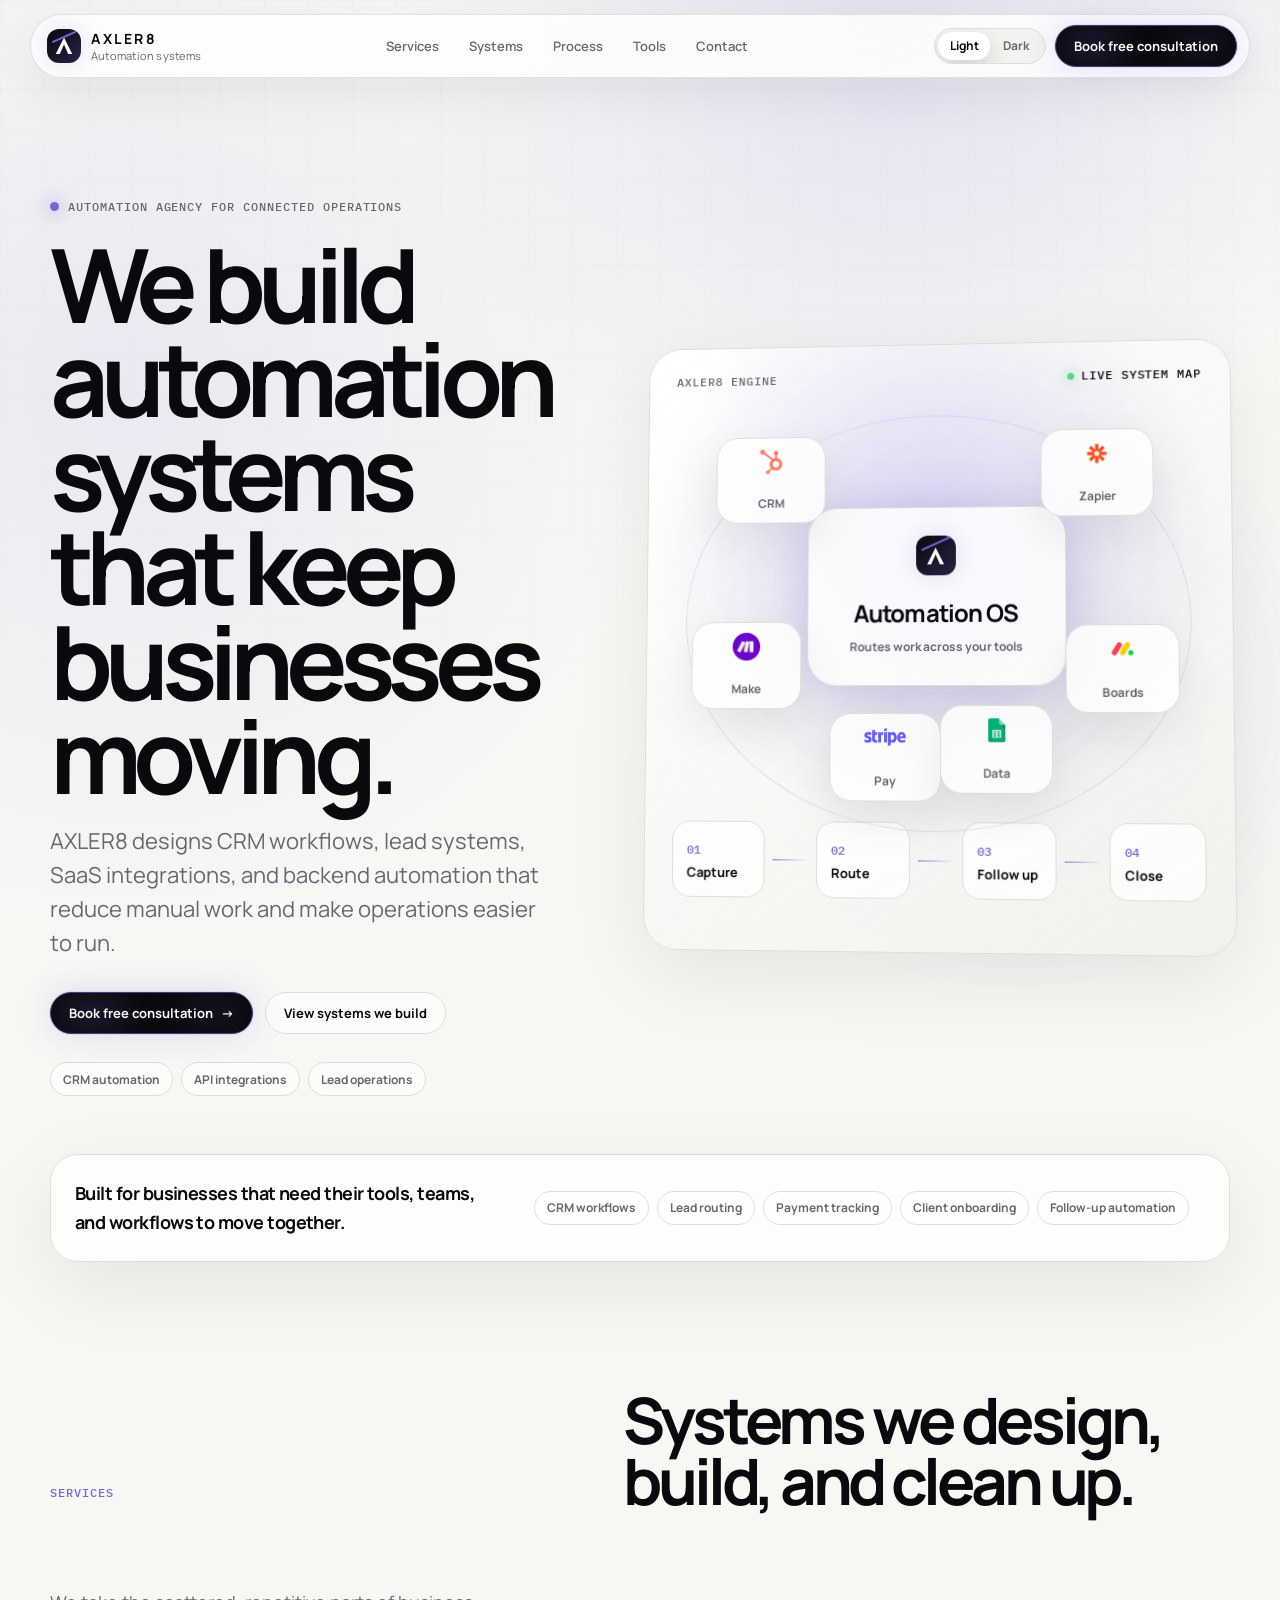
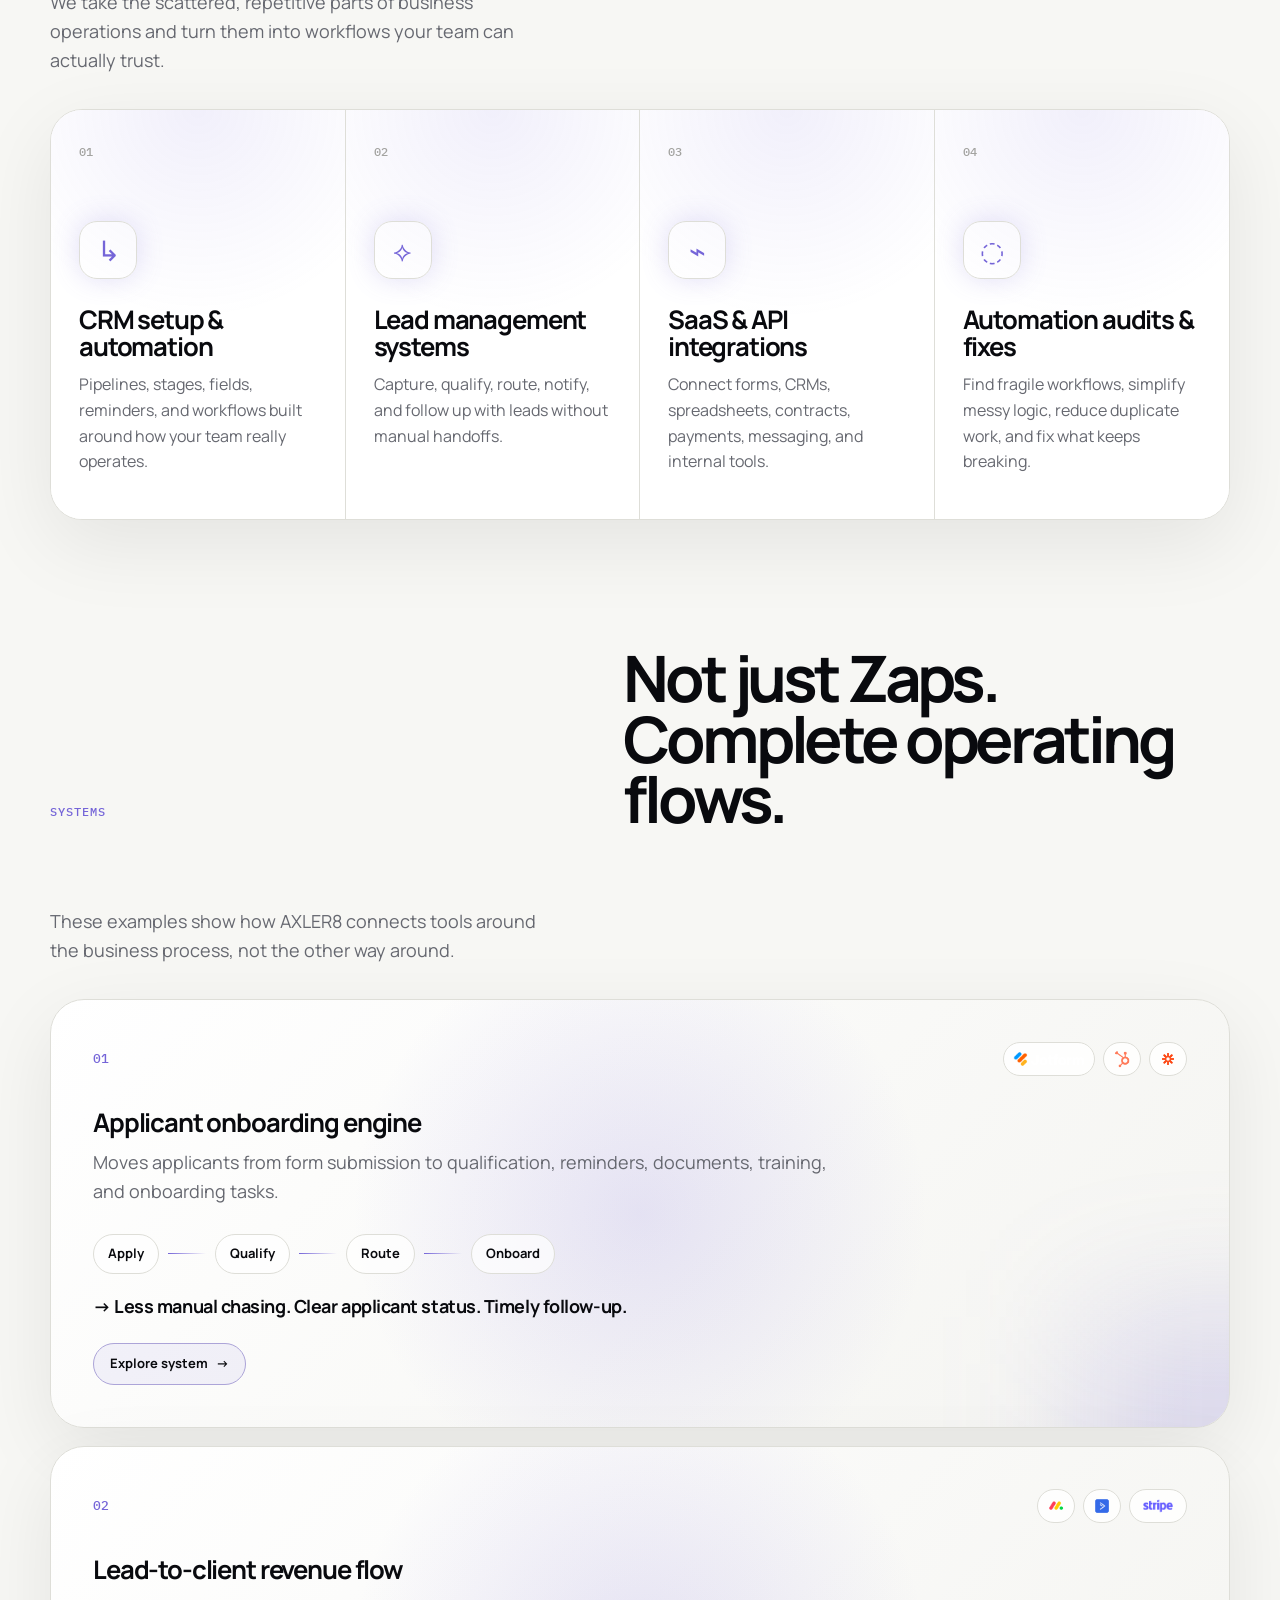
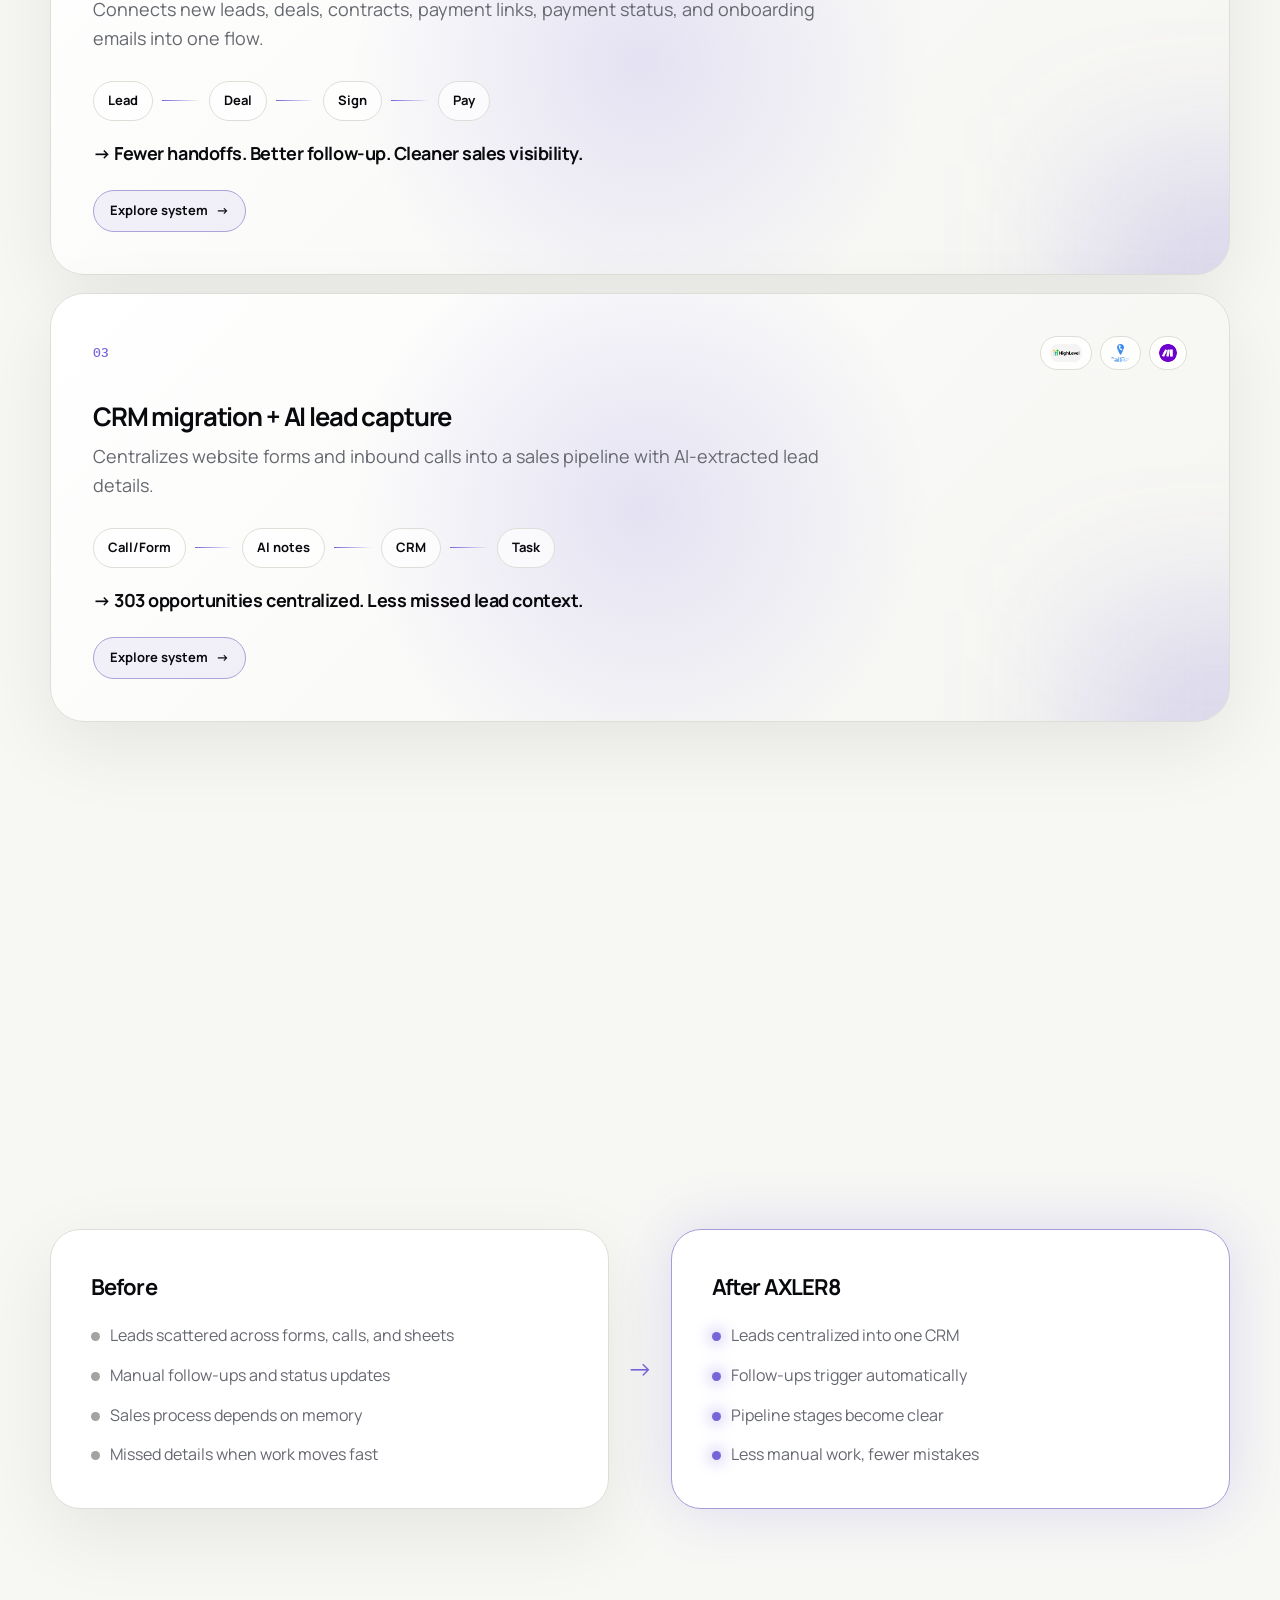
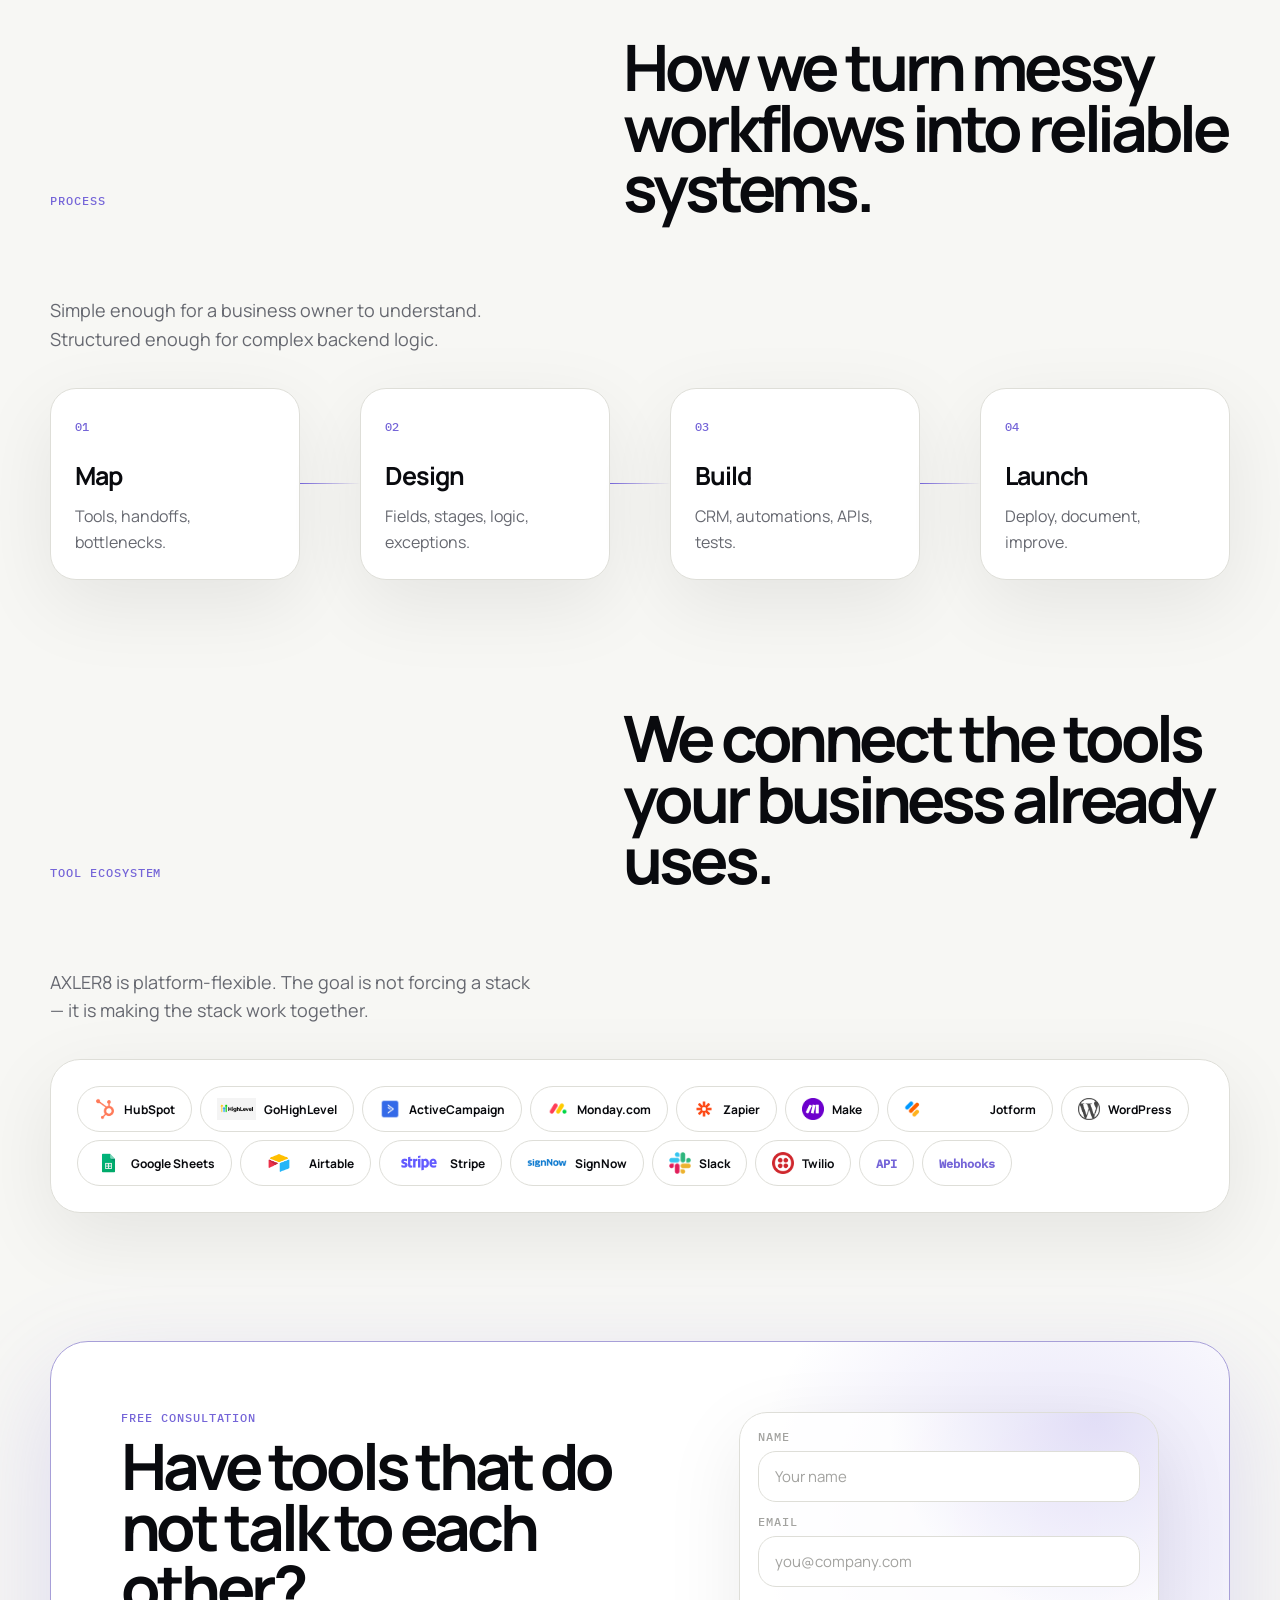
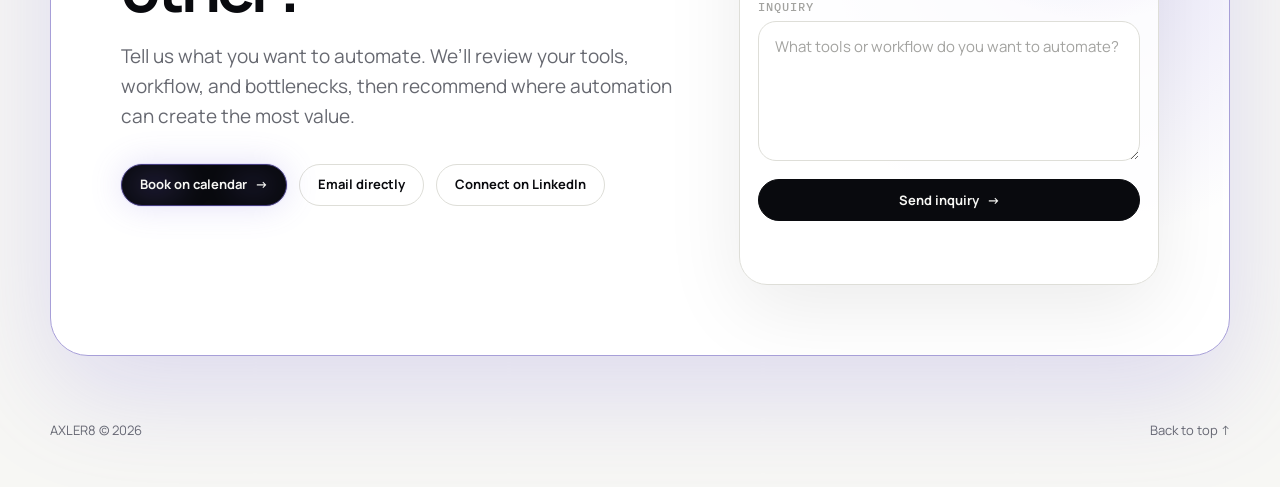
<file: index.html>
﻿<!doctype html>
<html lang="en" data-theme="dark">
  <head>
    <meta charset="UTF-8" />
    <meta name="viewport" content="width=device-width, initial-scale=1.0" />
    <meta
      name="description"
      content="AXLER8 builds CRM, automation, and integration systems that help businesses move faster with less manual work."
    />
    <meta name="theme-color" content="#07080b" />
    <meta property="og:type" content="website" />
    <meta property="og:title" content="AXLER8 — Automation Systems Agency" />
    <meta property="og:description" content="CRM systems, workflow automation, SaaS integrations, and operational systems built for businesses that want less manual work." />
    <title>AXLER8 — Automation Systems Agency</title>
    <link rel="icon" href="assets/favicon.svg" type="image/svg+xml" />
    <link rel="stylesheet" href="styles.css" />
    <script src="theme-init.js"></script>
  </head>
  <body>
    <div class="ambient" aria-hidden="true"></div>
    <div class="grain" aria-hidden="true"></div>

    <header class="site-header">
      <a class="brand" href="#top" aria-label="AXLER8 home">
        <span class="brand-mark" aria-hidden="true"><i></i></span>
        <span>
          <strong>AXLER8</strong>
          <small>Automation systems</small>
        </span>
      </a>

      <nav class="desktop-nav" aria-label="Primary navigation">
        <a href="#services">Services</a>
        <a href="#systems">Systems</a>
        <a href="#process">Process</a>
        <a href="#tools">Tools</a>
        <a href="#contact">Contact</a>
      </nav>

      <div class="header-actions">
        <button class="theme-toggle" type="button" aria-label="Switch to light theme" aria-pressed="true">
          <span class="theme-toggle-thumb" aria-hidden="true"></span>
          <span class="theme-option" aria-hidden="true">Light</span>
          <span class="theme-option" aria-hidden="true">Dark</span>
        </button>
        <a class="nav-cta booking-cta" href="booking.html">Book free consultation</a>
        <button class="menu-button" type="button" aria-label="Open menu" aria-expanded="false" aria-controls="mobile-menu">
          <span></span><span></span>
        </button>
      </div>

      <nav class="mobile-menu" id="mobile-menu" aria-label="Mobile navigation">
        <a href="#services">Services</a>
        <a href="#systems">Systems</a>
        <a href="#process">Process</a>
        <a href="#tools">Tools</a>
        <a href="booking.html">Book free consultation</a>
      </nav>
    </header>

    <main id="top">
      <section class="hero shell">
        <div class="hero-copy reveal">
          <p class="eyebrow"><span></span> Automation agency for connected operations</p>
          <h1>We build automation systems that keep businesses moving.</h1>
          <p class="hero-deck">
            AXLER8 designs CRM workflows, lead systems, SaaS integrations, and backend automation
            that reduce manual work and make operations easier to run.
          </p>
          <div class="hero-actions">
            <a class="primary-button booking-cta" href="booking.html">Book free consultation <span>→</span></a>
            <a class="secondary-button" href="#systems">View systems we build</a>
          </div>
          <div class="hero-proof" aria-label="Core capabilities">
            <span>CRM automation</span>
            <span>API integrations</span>
            <span>Lead operations</span>
          </div>
        </div>

        <div class="hero-system reveal" aria-label="AXLER8 automation engine diagram">
          <div class="system-panel">
            <div class="panel-top">
              <span>AXLER8 ENGINE</span>
              <b><i></i> live system map</b>
            </div>
            <div class="orbit">
              <div class="core-node">
                <span class="brand-mark mini" aria-hidden="true"><i></i></span>
                <strong>Automation OS</strong>
                <small>Routes work across your tools</small>
              </div>

              <div class="tool-node node-one"><img src="assets/logos/tools/hubspot-icon.png" alt="" /><span>CRM</span></div>
              <div class="tool-node node-two"><img src="assets/logos/tools/zapier-icon.png" alt="" /><span>Zapier</span></div>
              <div class="tool-node node-three"><img src="assets/logos/tools/make-icon.png" alt="" /><span>Make</span></div>
              <div class="tool-node node-four"><img src="assets/logos/tools/monday-icon.png" alt="" /><span>Boards</span></div>
              <div class="tool-node node-five"><img src="assets/logos/tools/stripe-wordmark.png" alt="" /><span>Pay</span></div>
              <div class="tool-node node-six"><img src="assets/logos/tools/google-sheets-icon.png" alt="" /><span>Data</span></div>
            </div>

            <div class="flow-strip" aria-label="Business automation path">
              <div><small>01</small><strong>Capture</strong></div>
              <span></span>
              <div><small>02</small><strong>Route</strong></div>
              <span></span>
              <div><small>03</small><strong>Follow up</strong></div>
              <span></span>
              <div><small>04</small><strong>Close</strong></div>
            </div>
          </div>
        </div>
      </section>

      <section class="proof-band shell reveal">
        <p>Built for businesses that need their tools, teams, and workflows to move together.</p>
        <div>
          <span>CRM workflows</span>
          <span>Lead routing</span>
          <span>Payment tracking</span>
          <span>Client onboarding</span>
          <span>Follow-up automation</span>
        </div>
      </section>

      <section class="section shell" id="services">
        <div class="section-heading reveal">
          <p>Services</p>
          <h2>Systems we design, build, and clean up.</h2>
          <span>We take the scattered, repetitive parts of business operations and turn them into workflows your team can actually trust.</span>
        </div>

        <div class="service-grid">
          <article class="service-card reveal">
            <small>01</small>
            <div class="service-icon">&#8627;</div>
            <h3>CRM setup & automation</h3>
            <p>Pipelines, stages, fields, reminders, and workflows built around how your team really operates.</p>
          </article>
          <article class="service-card reveal">
            <small>02</small>
            <div class="service-icon">&#10209;</div>
            <h3>Lead management systems</h3>
            <p>Capture, qualify, route, notify, and follow up with leads without manual handoffs.</p>
          </article>
          <article class="service-card reveal">
            <small>03</small>
            <div class="service-icon">&#8961;</div>
            <h3>SaaS & API integrations</h3>
            <p>Connect forms, CRMs, spreadsheets, contracts, payments, messaging, and internal tools.</p>
          </article>
          <article class="service-card reveal">
            <small>04</small>
            <div class="service-icon">&#9676;</div>
            <h3>Automation audits & fixes</h3>
            <p>Find fragile workflows, simplify messy logic, reduce duplicate work, and fix what keeps breaking.</p>
          </article>
        </div>
      </section>

      <section class="section shell" id="systems">
        <div class="section-heading reveal">
          <p>Systems</p>
          <h2>Not just Zaps. Complete operating flows.</h2>
          <span>These examples show how AXLER8 connects tools around the business process, not the other way around.</span>
        </div>

        <div class="systems-grid">
          <article class="system-card reveal">
            <div class="card-glow" aria-hidden="true"></div>
            <div class="system-card-head">
              <span>01</span>
              <div class="logo-row">
                <img src="assets/logos/tools/jotform-wordmark.png" alt="Jotform" />
                <img src="assets/logos/tools/hubspot-icon.png" alt="HubSpot" />
                <img src="assets/logos/tools/zapier-icon.png" alt="Zapier" />
              </div>
            </div>
            <h3>Applicant onboarding engine</h3>
            <p>Moves applicants from form submission to qualification, reminders, documents, training, and onboarding tasks.</p>
            <div class="mini-flow">
              <span>Apply</span><i></i><span>Qualify</span><i></i><span>Route</span><i></i><span>Onboard</span>
            </div>
            <div class="value-line">→ Less manual chasing. Clear applicant status. Timely follow-up.</div>
            <a class="system-card-link" href="projects/applicant-onboarding-engine.html">Explore system <span>→</span></a>
          </article>

          <article class="system-card reveal">
            <div class="card-glow" aria-hidden="true"></div>
            <div class="system-card-head">
              <span>02</span>
              <div class="logo-row">
                <img src="assets/logos/tools/monday-icon.png" alt="Monday.com" />
                <img src="assets/logos/tools/activecampaign-icon.png" alt="ActiveCampaign" />
                <img src="assets/logos/tools/stripe-wordmark.png" alt="Stripe" />
              </div>
            </div>
            <h3>Lead-to-client revenue flow</h3>
            <p>Connects new leads, deals, contracts, payment links, payment status, and onboarding emails into one flow.</p>
            <div class="mini-flow">
              <span>Lead</span><i></i><span>Deal</span><i></i><span>Sign</span><i></i><span>Pay</span>
            </div>
            <div class="value-line">→ Fewer handoffs. Better follow-up. Cleaner sales visibility.</div>
            <a class="system-card-link" href="projects/lead-to-client-revenue-flow.html">Explore system <span>→</span></a>
          </article>

          <article class="system-card reveal">
            <div class="card-glow" aria-hidden="true"></div>
            <div class="system-card-head">
              <span>03</span>
              <div class="logo-row">
                <img src="assets/logos/tools/gohighlevel-wordmark.jpg" alt="GoHighLevel" />
                <img src="assets/logos/tools/callrail-wordmark.png" alt="CallRail" />
                <img src="assets/logos/tools/make-icon.png" alt="Make" />
              </div>
            </div>
            <h3>CRM migration + AI lead capture</h3>
            <p>Centralizes website forms and inbound calls into a sales pipeline with AI-extracted lead details.</p>
            <div class="mini-flow">
              <span>Call/Form</span><i></i><span>AI notes</span><i></i><span>CRM</span><i></i><span>Task</span>
            </div>
            <div class="value-line">→ 303 opportunities centralized. Less missed lead context.</div>
            <a class="system-card-link" href="projects/crm-migration-ai-lead-capture.html">Explore system <span>→</span></a>
          </article>
        </div>
      </section>

      <section class="section shell before-after">
        <div class="section-heading reveal">
          <p>Operational value</p>
          <h2>From scattered admin to connected execution.</h2>
          <span>We make the process visible so the team knows what happened, what changed, and what needs to happen next.</span>
        </div>

        <div class="comparison reveal">
          <div class="compare-column">
            <strong>Before</strong>
            <ul>
              <li><span></span>Leads scattered across forms, calls, and sheets</li>
              <li><span></span>Manual follow-ups and status updates</li>
              <li><span></span>Sales process depends on memory</li>
              <li><span></span>Missed details when work moves fast</li>
            </ul>
          </div>
          <div class="compare-arrow" aria-hidden="true">→</div>
          <div class="compare-column after">
            <strong>After AXLER8</strong>
            <ul>
              <li><span></span>Leads centralized into one CRM</li>
              <li><span></span>Follow-ups trigger automatically</li>
              <li><span></span>Pipeline stages become clear</li>
              <li><span></span>Less manual work, fewer mistakes</li>
            </ul>
          </div>
        </div>
      </section>

      <section class="section shell" id="process">
        <div class="section-heading reveal">
          <p>Process</p>
          <h2>How we turn messy workflows into reliable systems.</h2>
          <span>Simple enough for a business owner to understand. Structured enough for complex backend logic.</span>
        </div>

        <div class="process-rail reveal">
          <div><small>01</small><strong>Map</strong><span>Tools, handoffs, bottlenecks.</span></div>
          <i></i>
          <div><small>02</small><strong>Design</strong><span>Fields, stages, logic, exceptions.</span></div>
          <i></i>
          <div><small>03</small><strong>Build</strong><span>CRM, automations, APIs, tests.</span></div>
          <i></i>
          <div><small>04</small><strong>Launch</strong><span>Deploy, document, improve.</span></div>
        </div>
      </section>

      <section class="section shell tools-section" id="tools">
        <div class="section-heading reveal">
          <p>Tool ecosystem</p>
          <h2>We connect the tools your business already uses.</h2>
          <span>AXLER8 is platform-flexible. The goal is not forcing a stack — it is making the stack work together.</span>
        </div>

        <div class="tool-cloud reveal">
          <span><img src="assets/logos/tools/hubspot-icon.png" alt="" />HubSpot</span>
          <span><img src="assets/logos/tools/gohighlevel-wordmark.jpg" alt="" />GoHighLevel</span>
          <span><img src="assets/logos/tools/activecampaign-icon.png" alt="" />ActiveCampaign</span>
          <span><img src="assets/logos/tools/monday-icon.png" alt="" />Monday.com</span>
          <span><img src="assets/logos/tools/zapier-icon.png" alt="" />Zapier</span>
          <span><img src="assets/logos/tools/make-icon.png" alt="" />Make</span>
          <span><img src="assets/logos/tools/jotform-wordmark.png" alt="" />Jotform</span>
          <span><img src="assets/logos/tools/wordpress-icon.png" alt="" />WordPress</span>
          <span><img src="assets/logos/tools/google-sheets-icon.png" alt="" />Google Sheets</span>
          <span><img src="assets/logos/tools/airtable-icon.png" alt="" />Airtable</span>
          <span><img src="assets/logos/tools/stripe-wordmark.png" alt="" />Stripe</span>
          <span><img src="assets/logos/tools/signnow-wordmark.png" alt="" />SignNow</span>
          <span><img src="assets/logos/tools/slack-icon.png" alt="" />Slack</span>
          <span><img src="assets/logos/tools/twilio-icon.png" alt="" />Twilio</span>
          <span class="api-pill">API</span>
          <span class="api-pill">Webhooks</span>
        </div>
      </section>

      <section class="contact-section shell" id="contact">
        <div class="contact-panel reveal">
          <div class="contact-layout">
            <div class="contact-copy">
              <p>Free consultation</p>
              <h2>Have tools that do not talk to each other?</h2>
              <span>
                Tell us what you want to automate. We’ll review your tools, workflow, and bottlenecks, then recommend where automation can create the most value.
              </span>
              <div class="contact-actions">
                <a class="primary-button booking-cta" href="booking.html">Book on calendar <span>→</span></a>
                <a class="secondary-button" href="mailto:cjgomba1003@gmail.com?subject=AXLER8%20Free%20Consultation">Email directly</a>
                <a class="secondary-button" href="https://www.linkedin.com/in/cj-gomba-693551203/" target="_blank" rel="noopener noreferrer">Connect on LinkedIn</a>
              </div>
            </div>

            <form class="contact-form" action="https://formsubmit.co/cjgomba1003@gmail.com" method="POST" data-contact-form>
              <input type="hidden" name="_subject" value="New Contact - AXLER8" />
              <input type="hidden" name="_template" value="table" />
              <input type="hidden" name="_captcha" value="false" />
              <input class="form-honey" type="text" name="_honey" tabindex="-1" autocomplete="off" />

              <label>
                <span>Name</span>
                <input type="text" name="Name" placeholder="Your name" autocomplete="name" required />
              </label>

              <label>
                <span>Email</span>
                <input type="email" name="Email" placeholder="you@company.com" autocomplete="email" required />
              </label>

              <label>
                <span>Inquiry</span>
                <textarea name="Inquiry" rows="5" placeholder="What tools or workflow do you want to automate?" required></textarea>
              </label>

              <button class="primary-button" type="submit">Send inquiry <span>→</span></button>
              <p class="form-status" role="status" aria-live="polite"></p>
            </form>
          </div>
        </div>
      </section>
    </main>

    <footer class="site-footer shell">
      <span>AXLER8 © 2026</span>
      <a href="#top">Back to top ↑</a>
    </footer>

    <script src="script.js"></script>
  </body>
</html>
</file>
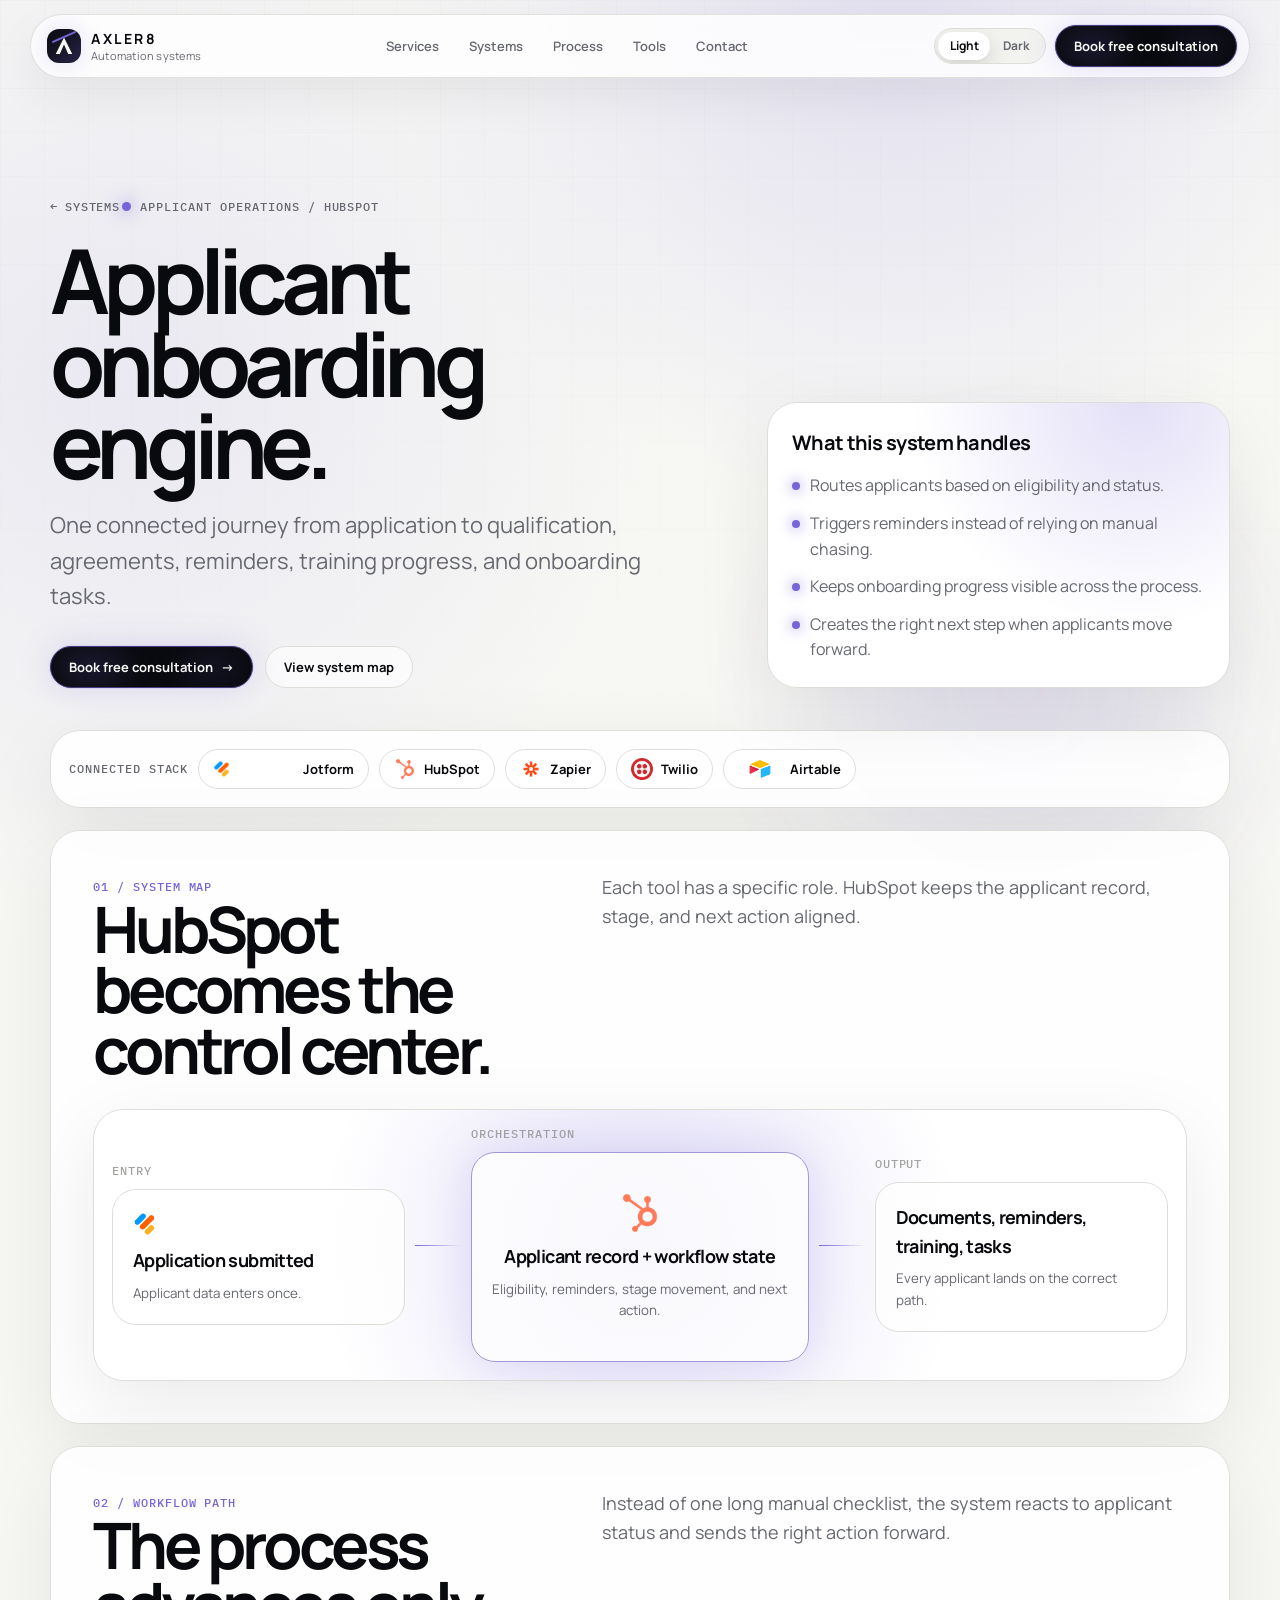
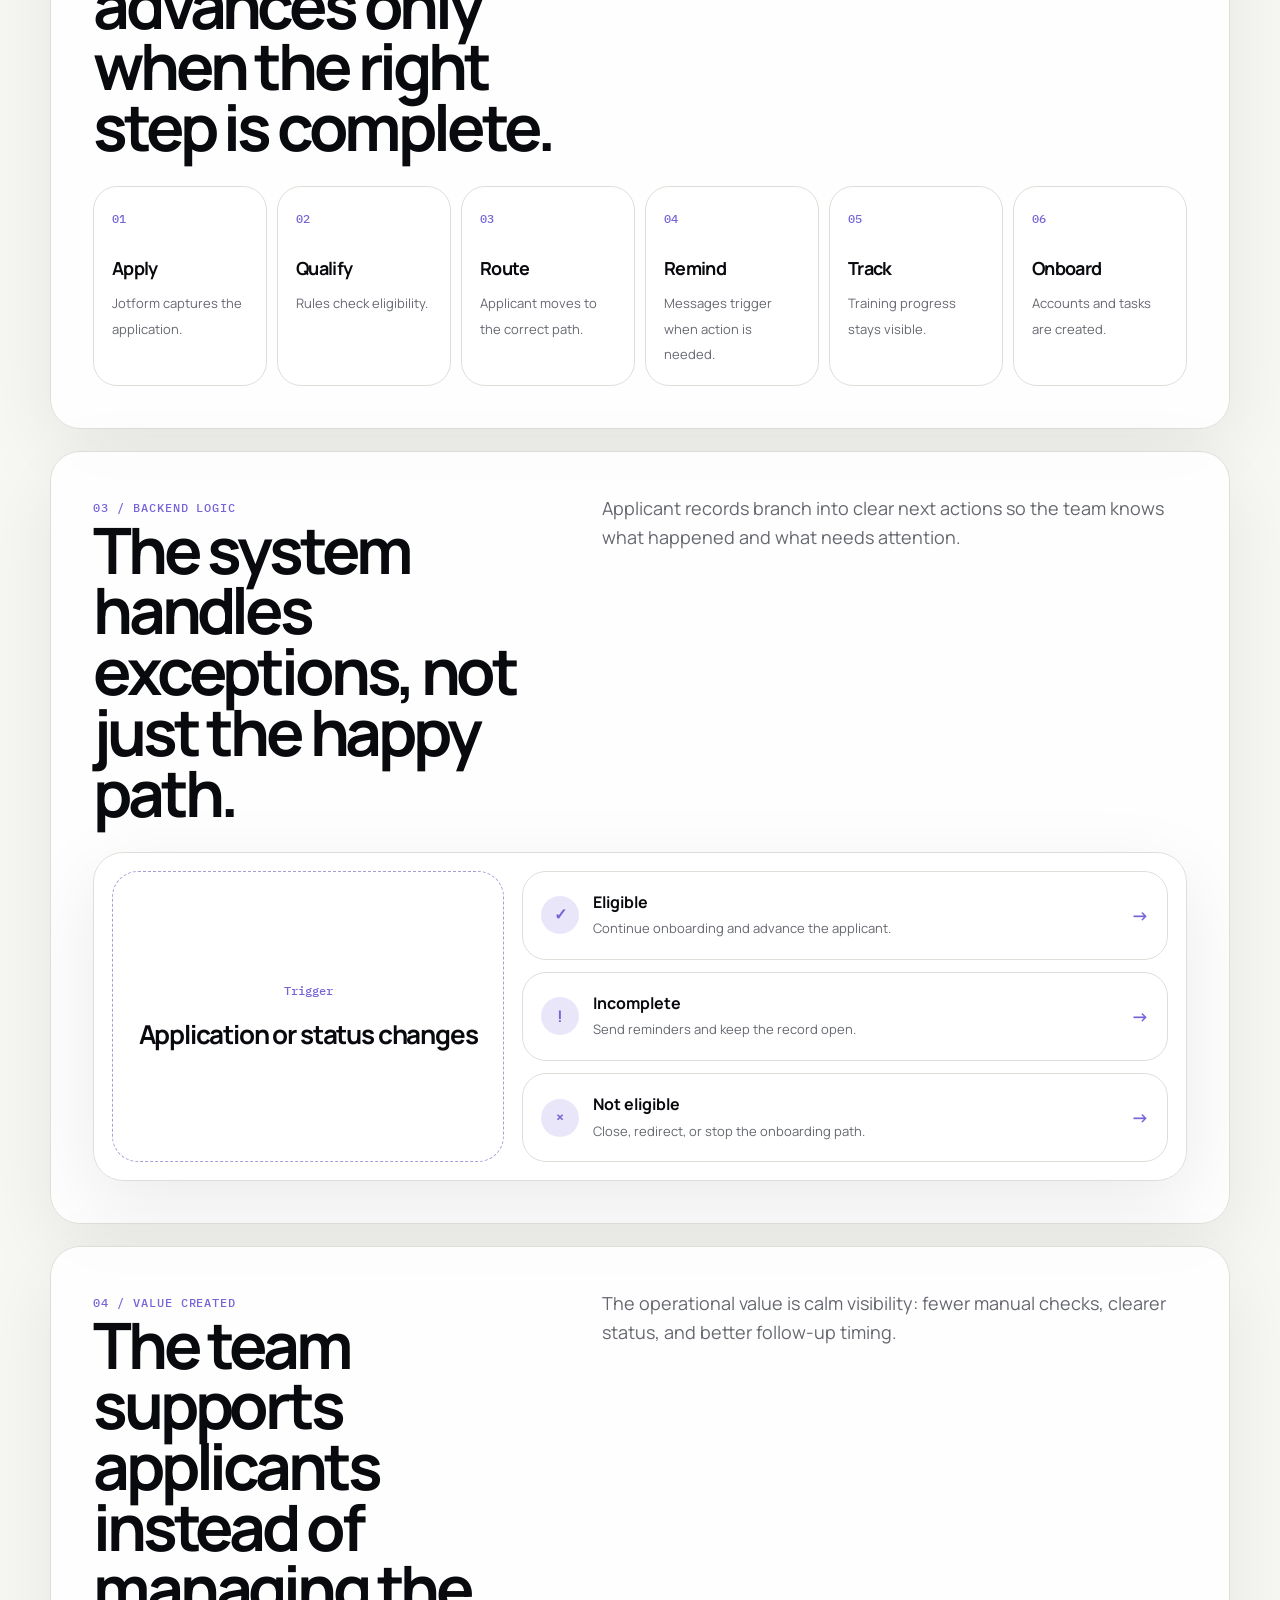
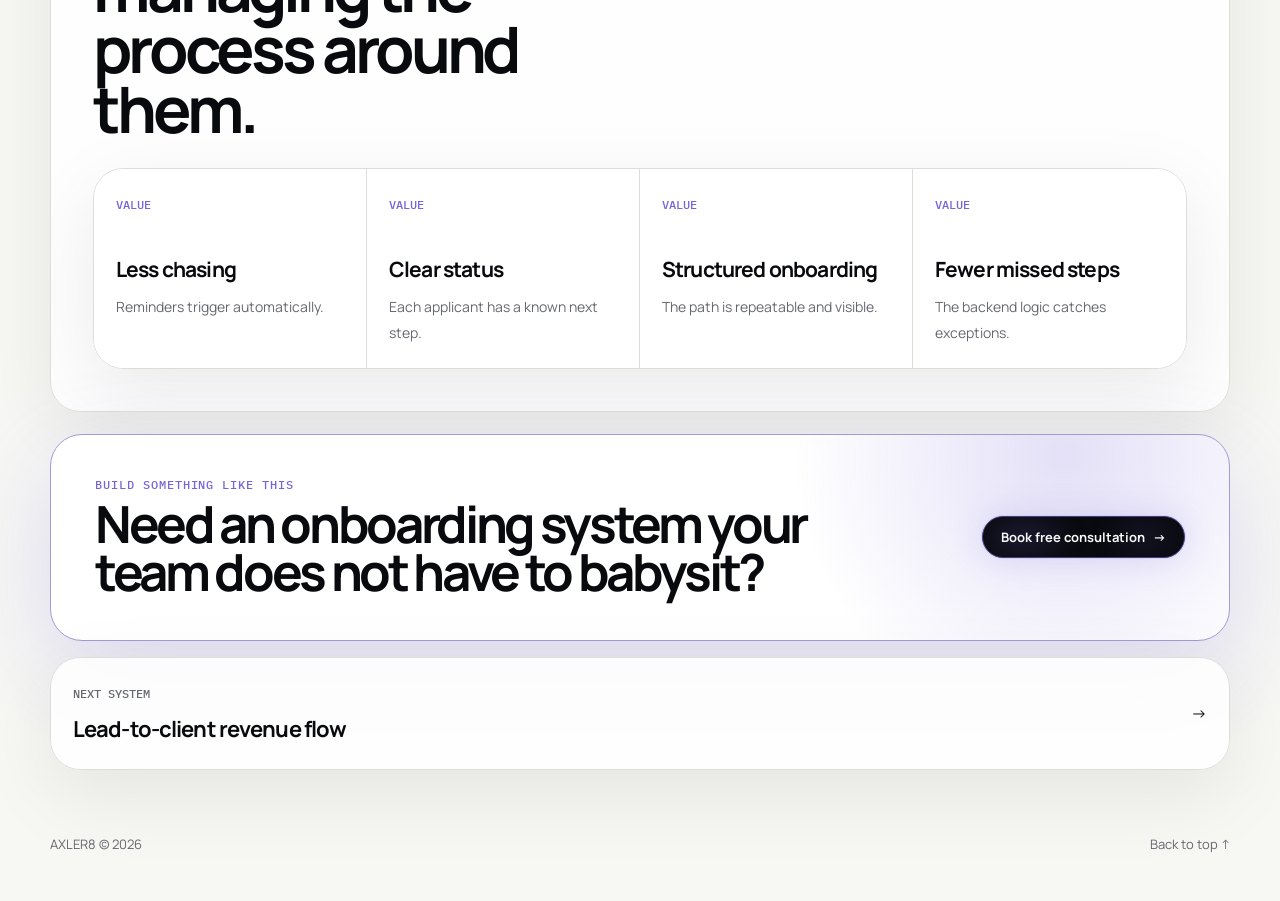
<file: projects/applicant-onboarding-engine.html>
﻿<!doctype html>
<html lang="en" data-theme="dark">
  <head>
    <meta charset="UTF-8" />
    <meta name="viewport" content="width=device-width, initial-scale=1.0" />
    <meta name="description" content="AXLER8 system page for a HubSpot applicant onboarding automation connecting Jotform, HubSpot, Zapier, Twilio, Airtable, and document workflows." />
    <meta name="theme-color" content="#07080b" />
    <title>Applicant Onboarding Engine — AXLER8</title>
    <link rel="icon" href="../assets/favicon.svg" type="image/svg+xml" />
    <link rel="stylesheet" href="../styles.css" />
    <script src="../theme-init.js"></script>
  </head>
  <body class="project-page">
    <div class="ambient" aria-hidden="true"></div>
    <div class="grain" aria-hidden="true"></div>

    <header class="site-header">
      <a class="brand" href="../index.html" aria-label="AXLER8 home"><span class="brand-mark" aria-hidden="true"><i></i></span><span><strong>AXLER8</strong><small>Automation systems</small></span></a>
      <nav class="desktop-nav" aria-label="Primary navigation"><a href="../index.html#services">Services</a><a href="../index.html#systems">Systems</a><a href="../index.html#process">Process</a><a href="../index.html#tools">Tools</a><a href="../index.html#contact">Contact</a></nav>
      <div class="header-actions"><button class="theme-toggle" type="button" aria-label="Switch to light theme" aria-pressed="true"><span class="theme-toggle-thumb" aria-hidden="true"></span><span class="theme-option" aria-hidden="true">Light</span><span class="theme-option" aria-hidden="true">Dark</span></button><a class="nav-cta booking-cta" href="../booking.html">Book free consultation</a><button class="menu-button" type="button" aria-label="Open menu" aria-expanded="false" aria-controls="mobile-menu"><span></span><span></span></button></div>
      <nav class="mobile-menu" id="mobile-menu" aria-label="Mobile navigation"><a href="../index.html#services">Services</a><a href="../index.html#systems">Systems</a><a href="../index.html#process">Process</a><a href="../index.html#tools">Tools</a><a href="../booking.html">Book free consultation</a></nav>
    </header>

    <main class="project-main" id="top">
      <section class="project-hero shell">
        <div class="project-hero-copy reveal">
          <a class="project-back" href="../index.html#systems">&larr; Systems</a>
          <p class="eyebrow"><span></span> Applicant operations / HubSpot</p>
          <h1>Applicant onboarding engine.</h1>
          <p>One connected journey from application to qualification, agreements, reminders, training progress, and onboarding tasks.</p>
          <div class="hero-actions"><a class="primary-button booking-cta" href="../booking.html">Book free consultation <span>→</span></a><a class="secondary-button" href="#architecture">View system map</a></div>
        </div>
        <aside class="project-summary-card reveal">
          <strong>What this system handles</strong>
          <ul>
            <li>Routes applicants based on eligibility and status.</li>
            <li>Triggers reminders instead of relying on manual chasing.</li>
            <li>Keeps onboarding progress visible across the process.</li>
            <li>Creates the right next step when applicants move forward.</li>
          </ul>
        </aside>
      </section>

      <section class="stack-ribbon shell reveal" aria-label="Tools used">
        <span>Connected stack</span>
        <div><img src="../assets/logos/tools/jotform-wordmark.png" alt="" />Jotform</div>
        <div><img src="../assets/logos/tools/hubspot-icon.png" alt="" />HubSpot</div>
        <div><img src="../assets/logos/tools/zapier-icon.png" alt="" />Zapier</div>
        <div><img src="../assets/logos/tools/twilio-icon.png" alt="" />Twilio</div>
        <div><img src="../assets/logos/tools/airtable-icon.png" alt="" />Airtable</div>
      </section>

      <section class="project-section shell reveal" id="architecture">
        <div class="project-section-head"><div><span>01 / System map</span><h2>HubSpot becomes the control center.</h2></div><p>Each tool has a specific role. HubSpot keeps the applicant record, stage, and next action aligned.</p></div>
        <div class="architecture-map">
          <div class="arch-column"><span class="arch-label">Entry</span><div class="arch-node"><img src="../assets/logos/tools/jotform-wordmark.png" alt="" /><strong>Application submitted</strong><small>Applicant data enters once.</small></div></div>
          <div class="arch-connector"></div>
          <div class="arch-column"><span class="arch-label">Orchestration</span><div class="arch-node is-core"><img src="../assets/logos/tools/hubspot-icon.png" alt="" /><strong>Applicant record + workflow state</strong><small>Eligibility, reminders, stage movement, and next action.</small></div></div>
          <div class="arch-connector"></div>
          <div class="arch-column"><span class="arch-label">Output</span><div class="arch-node"><strong>Documents, reminders, training, tasks</strong><small>Every applicant lands on the correct path.</small></div></div>
        </div>
      </section>

      <section class="project-section shell reveal">
        <div class="project-section-head"><div><span>02 / Workflow path</span><h2>The process advances only when the right step is complete.</h2></div><p>Instead of one long manual checklist, the system reacts to applicant status and sends the right action forward.</p></div>
        <div class="workflow-path">
          <article class="workflow-step"><small>01</small><strong>Apply</strong><span>Jotform captures the application.</span></article>
          <article class="workflow-step"><small>02</small><strong>Qualify</strong><span>Rules check eligibility.</span></article>
          <article class="workflow-step"><small>03</small><strong>Route</strong><span>Applicant moves to the correct path.</span></article>
          <article class="workflow-step"><small>04</small><strong>Remind</strong><span>Messages trigger when action is needed.</span></article>
          <article class="workflow-step"><small>05</small><strong>Track</strong><span>Training progress stays visible.</span></article>
          <article class="workflow-step"><small>06</small><strong>Onboard</strong><span>Accounts and tasks are created.</span></article>
        </div>
      </section>

      <section class="project-section shell reveal">
        <div class="project-section-head"><div><span>03 / Backend logic</span><h2>The system handles exceptions, not just the happy path.</h2></div><p>Applicant records branch into clear next actions so the team knows what happened and what needs attention.</p></div>
        <div class="logic-map">
          <div class="logic-trigger"><div><small>Trigger</small><strong>Application or status changes</strong></div></div>
          <div class="logic-routes">
            <div class="logic-node"><i>&#10003;</i><div><strong>Eligible</strong><span>Continue onboarding and advance the applicant.</span></div><b>→</b></div>
            <div class="logic-node"><i>!</i><div><strong>Incomplete</strong><span>Send reminders and keep the record open.</span></div><b>→</b></div>
            <div class="logic-node"><i>&times;</i><div><strong>Not eligible</strong><span>Close, redirect, or stop the onboarding path.</span></div><b>→</b></div>
          </div>
        </div>
      </section>

      <section class="project-section shell reveal">
        <div class="project-section-head"><div><span>04 / Value created</span><h2>The team supports applicants instead of managing the process around them.</h2></div><p>The operational value is calm visibility: fewer manual checks, clearer status, and better follow-up timing.</p></div>
        <div class="impact-grid">
          <article class="impact-card"><small>VALUE</small><strong>Less chasing</strong><span>Reminders trigger automatically.</span></article>
          <article class="impact-card"><small>VALUE</small><strong>Clear status</strong><span>Each applicant has a known next step.</span></article>
          <article class="impact-card"><small>VALUE</small><strong>Structured onboarding</strong><span>The path is repeatable and visible.</span></article>
          <article class="impact-card"><small>VALUE</small><strong>Fewer missed steps</strong><span>The backend logic catches exceptions.</span></article>
        </div>
      </section>

      <section class="project-cta shell reveal"><div><p>Build something like this</p><h2>Need an onboarding system your team does not have to babysit?</h2></div><a class="primary-button booking-cta" href="../booking.html">Book free consultation <span>→</span></a></section>
      <a class="next-system-card shell reveal" href="lead-to-client-revenue-flow.html"><div><small>Next system</small><strong>Lead-to-client revenue flow</strong></div><span>→</span></a>
    </main>

    <footer class="site-footer shell"><span>AXLER8 © 2026</span><a href="#top">Back to top ↑</a></footer>
    <script src="../script.js"></script>
  </body>
</html>
</file>
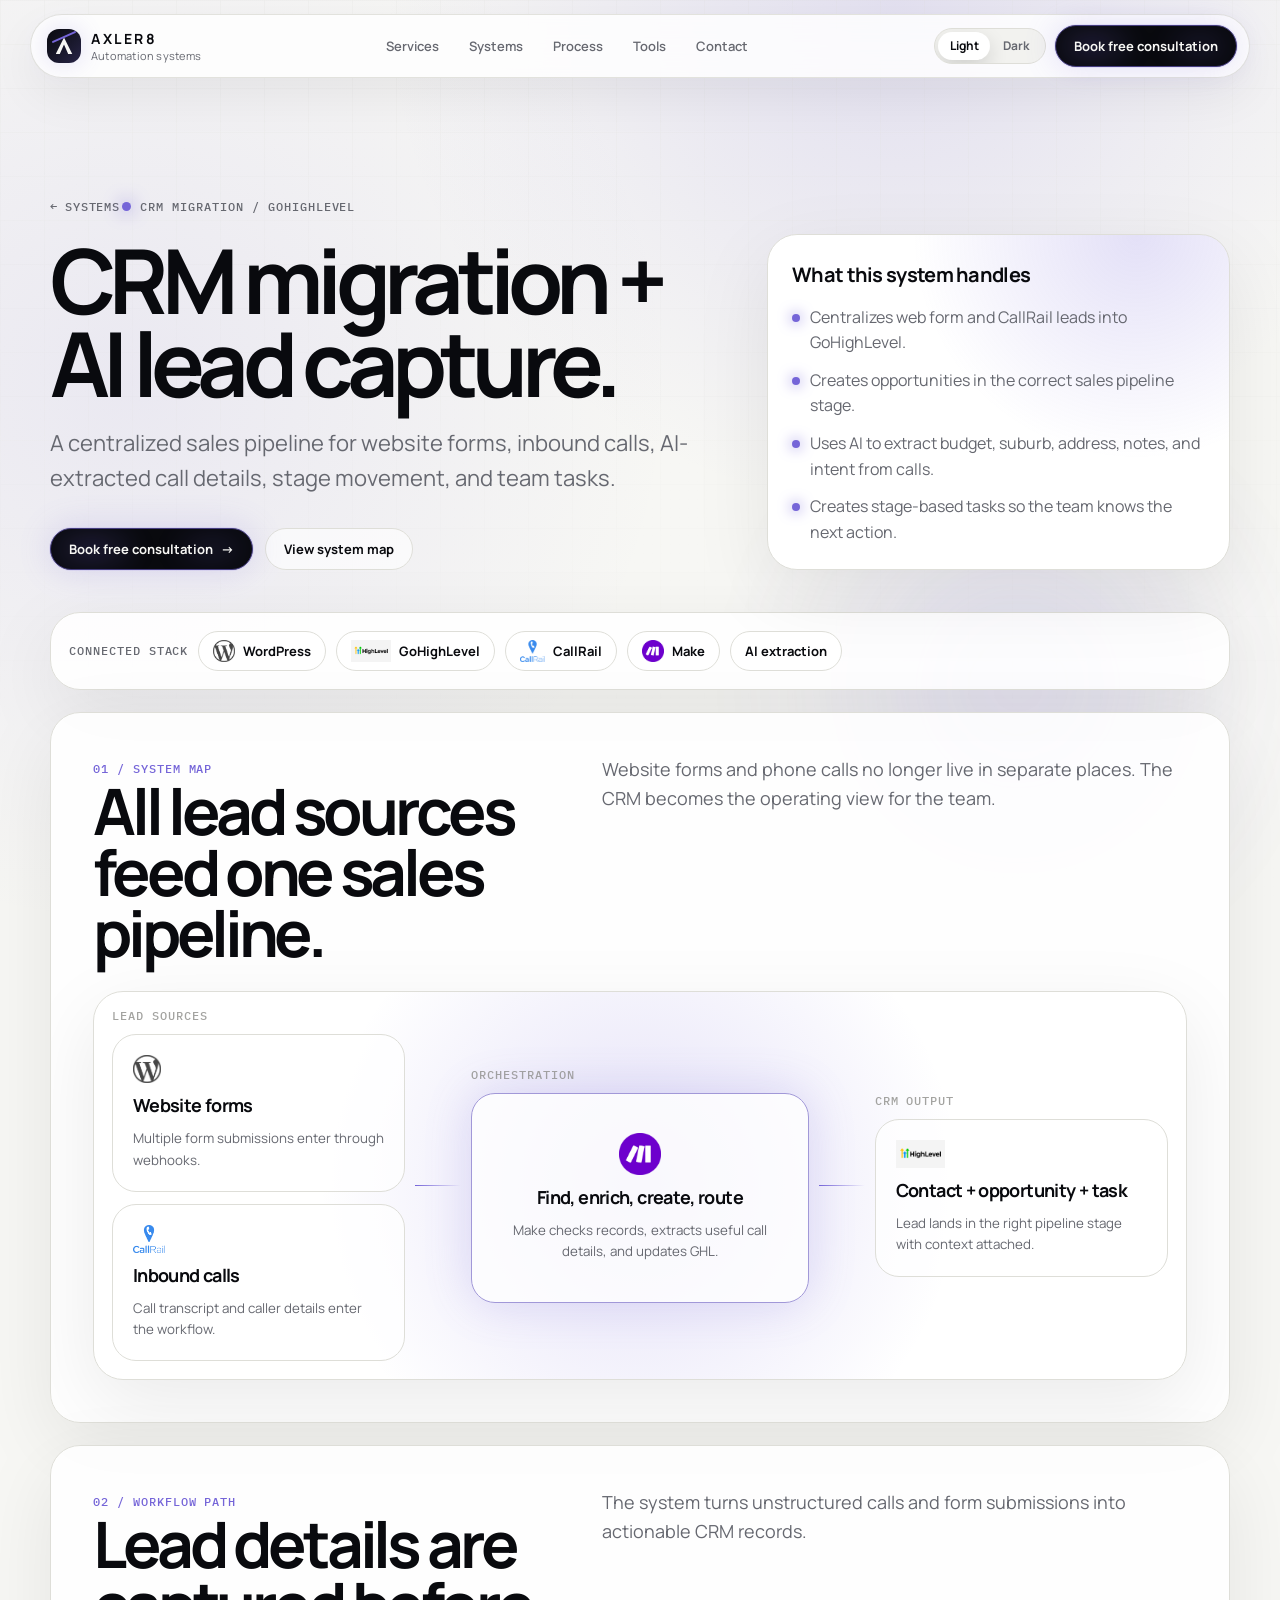
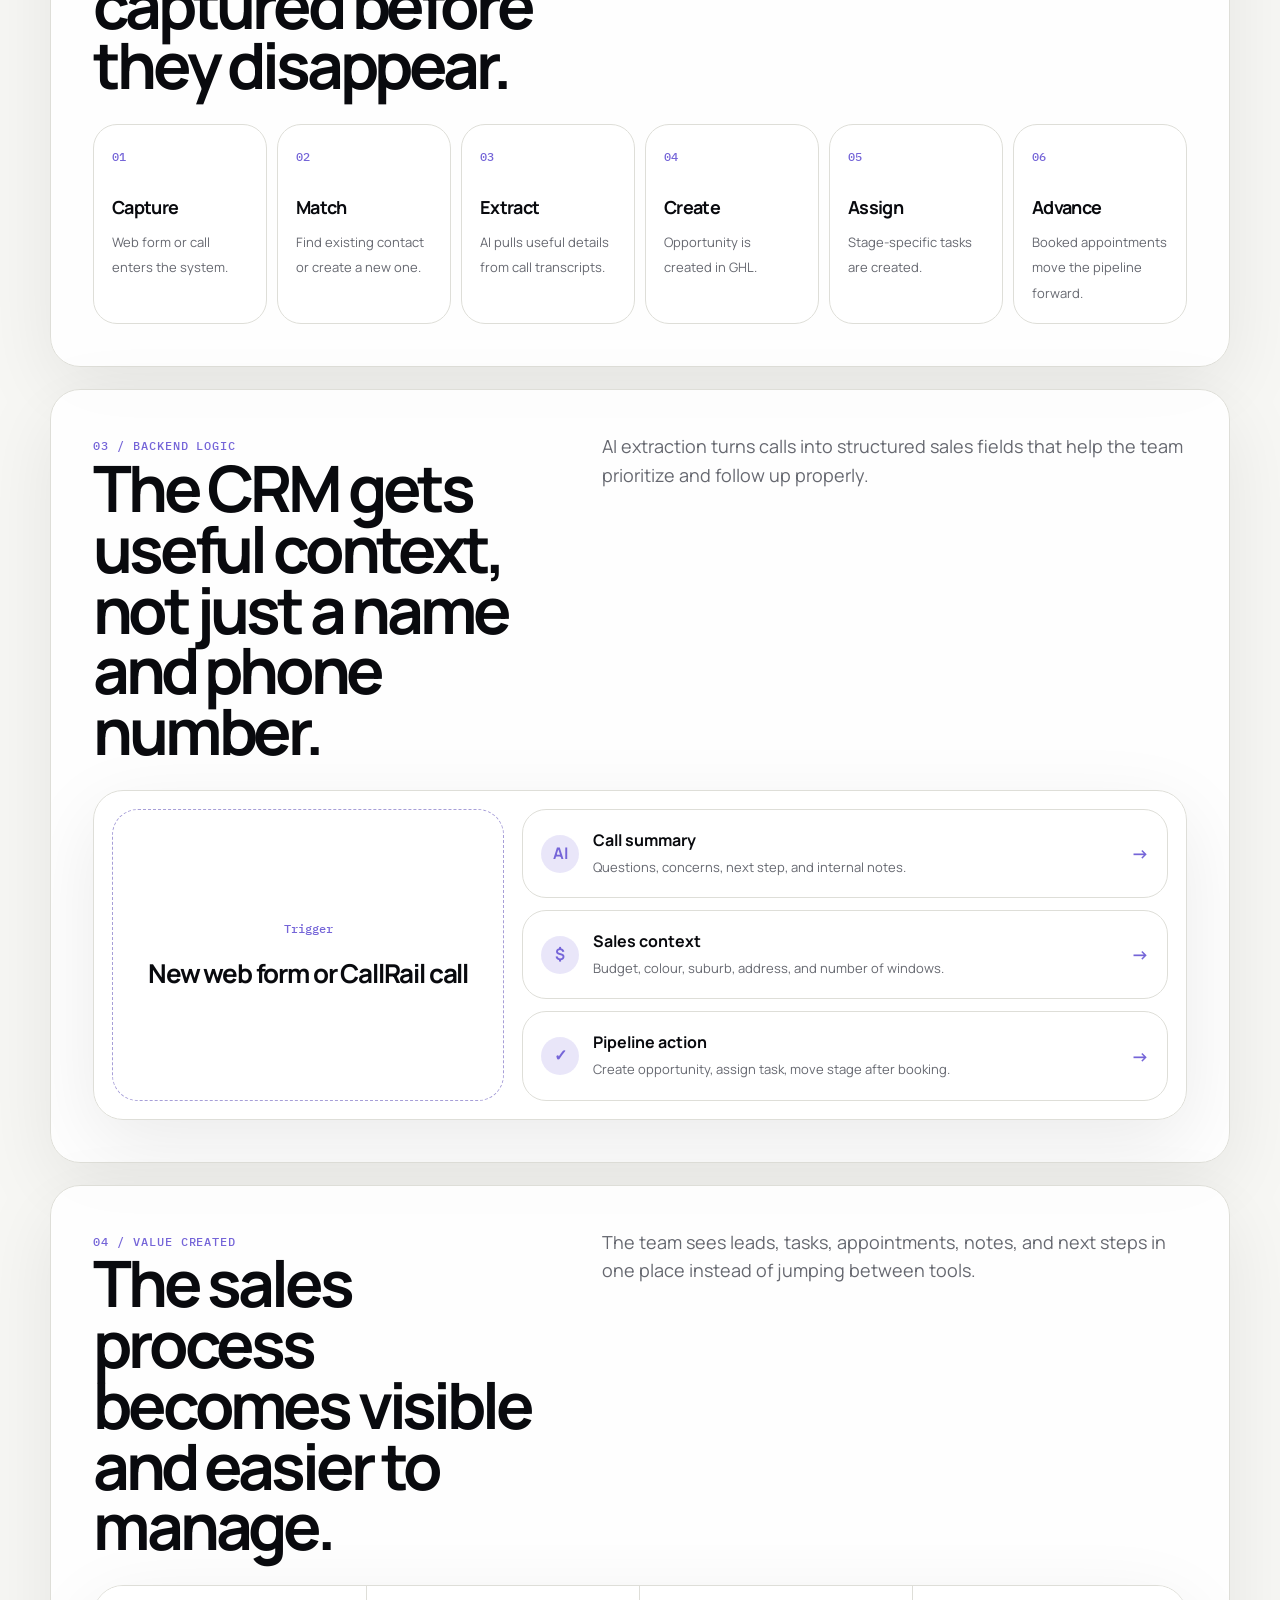
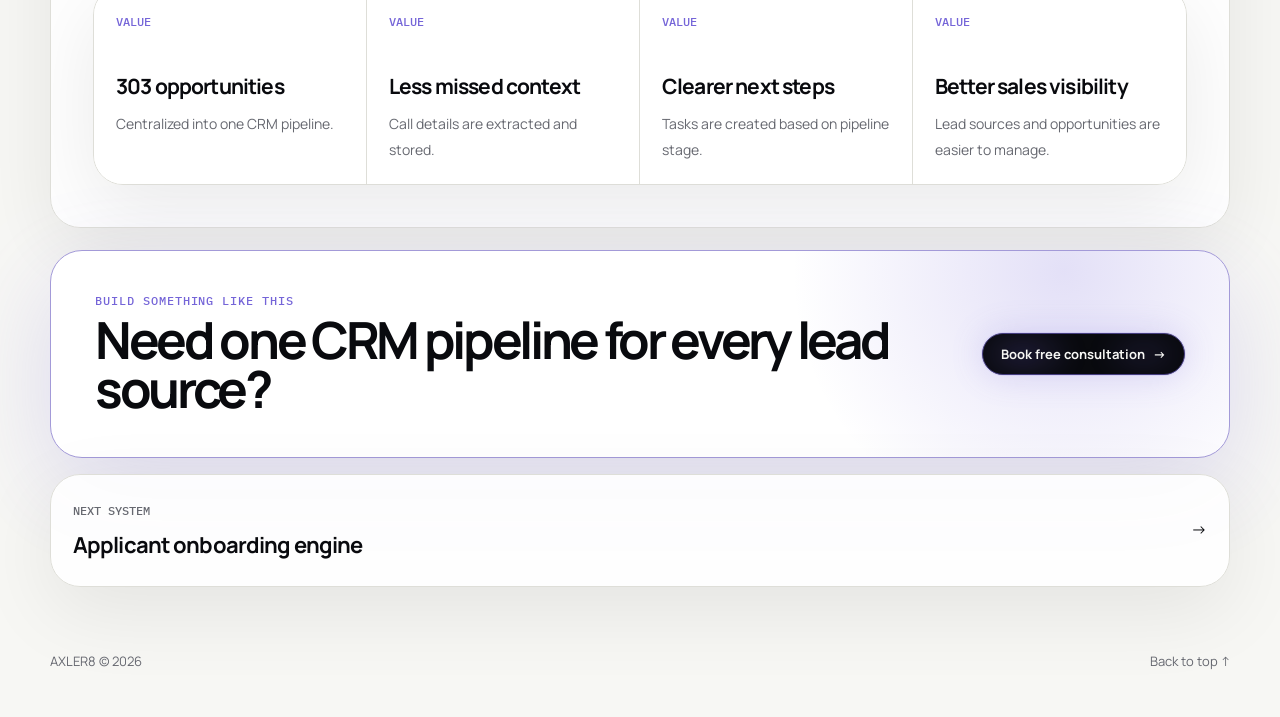
<file: projects/crm-migration-ai-lead-capture.html>
﻿<!doctype html>
<html lang="en" data-theme="dark">
  <head>
    <meta charset="UTF-8" />
    <meta name="viewport" content="width=device-width, initial-scale=1.0" />
    <meta name="description" content="AXLER8 system page for a GoHighLevel CRM migration and AI lead capture system connecting WordPress forms, CallRail, Make, and GHL workflows." />
    <meta name="theme-color" content="#07080b" />
    <title>CRM Migration + AI Lead Capture — AXLER8</title>
    <link rel="icon" href="../assets/favicon.svg" type="image/svg+xml" />
    <link rel="stylesheet" href="../styles.css" />
    <script src="../theme-init.js"></script>
  </head>
  <body class="project-page">
    <div class="ambient" aria-hidden="true"></div>
    <div class="grain" aria-hidden="true"></div>

    <header class="site-header">
      <a class="brand" href="../index.html" aria-label="AXLER8 home"><span class="brand-mark" aria-hidden="true"><i></i></span><span><strong>AXLER8</strong><small>Automation systems</small></span></a>
      <nav class="desktop-nav" aria-label="Primary navigation"><a href="../index.html#services">Services</a><a href="../index.html#systems">Systems</a><a href="../index.html#process">Process</a><a href="../index.html#tools">Tools</a><a href="../index.html#contact">Contact</a></nav>
      <div class="header-actions"><button class="theme-toggle" type="button" aria-label="Switch to light theme" aria-pressed="true"><span class="theme-toggle-thumb" aria-hidden="true"></span><span class="theme-option" aria-hidden="true">Light</span><span class="theme-option" aria-hidden="true">Dark</span></button><a class="nav-cta booking-cta" href="../booking.html">Book free consultation</a><button class="menu-button" type="button" aria-label="Open menu" aria-expanded="false" aria-controls="mobile-menu"><span></span><span></span></button></div>
      <nav class="mobile-menu" id="mobile-menu" aria-label="Mobile navigation"><a href="../index.html#services">Services</a><a href="../index.html#systems">Systems</a><a href="../index.html#process">Process</a><a href="../index.html#tools">Tools</a><a href="../booking.html">Book free consultation</a></nav>
    </header>

    <main class="project-main" id="top">
      <section class="project-hero shell">
        <div class="project-hero-copy reveal">
          <a class="project-back" href="../index.html#systems">&larr; Systems</a>
          <p class="eyebrow"><span></span> CRM migration / GoHighLevel</p>
          <h1>CRM migration + AI lead capture.</h1>
          <p>A centralized sales pipeline for website forms, inbound calls, AI-extracted call details, stage movement, and team tasks.</p>
          <div class="hero-actions"><a class="primary-button booking-cta" href="../booking.html">Book free consultation <span>→</span></a><a class="secondary-button" href="#architecture">View system map</a></div>
        </div>
        <aside class="project-summary-card reveal">
          <strong>What this system handles</strong>
          <ul>
            <li>Centralizes web form and CallRail leads into GoHighLevel.</li>
            <li>Creates opportunities in the correct sales pipeline stage.</li>
            <li>Uses AI to extract budget, suburb, address, notes, and intent from calls.</li>
            <li>Creates stage-based tasks so the team knows the next action.</li>
          </ul>
        </aside>
      </section>

      <section class="stack-ribbon shell reveal" aria-label="Tools used">
        <span>Connected stack</span>
        <div><img src="../assets/logos/tools/wordpress-icon.png" alt="" />WordPress</div>
        <div><img src="../assets/logos/tools/gohighlevel-wordmark.jpg" alt="" />GoHighLevel</div>
        <div><img src="../assets/logos/tools/callrail-wordmark.png" alt="" />CallRail</div>
        <div><img src="../assets/logos/tools/make-icon.png" alt="" />Make</div>
        <div>AI extraction</div>
      </section>

      <section class="project-section shell reveal" id="architecture">
        <div class="project-section-head"><div><span>01 / System map</span><h2>All lead sources feed one sales pipeline.</h2></div><p>Website forms and phone calls no longer live in separate places. The CRM becomes the operating view for the team.</p></div>
        <div class="architecture-map">
          <div class="arch-column"><span class="arch-label">Lead sources</span><div class="arch-node"><img src="../assets/logos/tools/wordpress-icon.png" alt="" /><strong>Website forms</strong><small>Multiple form submissions enter through webhooks.</small></div><div class="arch-node"><img src="../assets/logos/tools/callrail-wordmark.png" alt="" /><strong>Inbound calls</strong><small>Call transcript and caller details enter the workflow.</small></div></div>
          <div class="arch-connector"></div>
          <div class="arch-column"><span class="arch-label">Orchestration</span><div class="arch-node is-core"><img src="../assets/logos/tools/make-icon.png" alt="" /><strong>Find, enrich, create, route</strong><small>Make checks records, extracts useful call details, and updates GHL.</small></div></div>
          <div class="arch-connector"></div>
          <div class="arch-column"><span class="arch-label">CRM output</span><div class="arch-node"><img src="../assets/logos/tools/gohighlevel-wordmark.jpg" alt="" /><strong>Contact + opportunity + task</strong><small>Lead lands in the right pipeline stage with context attached.</small></div></div>
        </div>
      </section>

      <section class="project-section shell reveal">
        <div class="project-section-head"><div><span>02 / Workflow path</span><h2>Lead details are captured before they disappear.</h2></div><p>The system turns unstructured calls and form submissions into actionable CRM records.</p></div>
        <div class="workflow-path">
          <article class="workflow-step"><small>01</small><strong>Capture</strong><span>Web form or call enters the system.</span></article>
          <article class="workflow-step"><small>02</small><strong>Match</strong><span>Find existing contact or create a new one.</span></article>
          <article class="workflow-step"><small>03</small><strong>Extract</strong><span>AI pulls useful details from call transcripts.</span></article>
          <article class="workflow-step"><small>04</small><strong>Create</strong><span>Opportunity is created in GHL.</span></article>
          <article class="workflow-step"><small>05</small><strong>Assign</strong><span>Stage-specific tasks are created.</span></article>
          <article class="workflow-step"><small>06</small><strong>Advance</strong><span>Booked appointments move the pipeline forward.</span></article>
        </div>
      </section>

      <section class="project-section shell reveal">
        <div class="project-section-head"><div><span>03 / Backend logic</span><h2>The CRM gets useful context, not just a name and phone number.</h2></div><p>AI extraction turns calls into structured sales fields that help the team prioritize and follow up properly.</p></div>
        <div class="logic-map">
          <div class="logic-trigger"><div><small>Trigger</small><strong>New web form or CallRail call</strong></div></div>
          <div class="logic-routes">
            <div class="logic-node"><i>AI</i><div><strong>Call summary</strong><span>Questions, concerns, next step, and internal notes.</span></div><b>→</b></div>
            <div class="logic-node"><i>$</i><div><strong>Sales context</strong><span>Budget, colour, suburb, address, and number of windows.</span></div><b>→</b></div>
            <div class="logic-node"><i>&#10003;</i><div><strong>Pipeline action</strong><span>Create opportunity, assign task, move stage after booking.</span></div><b>→</b></div>
          </div>
        </div>
      </section>

      <section class="project-section shell reveal">
        <div class="project-section-head"><div><span>04 / Value created</span><h2>The sales process becomes visible and easier to manage.</h2></div><p>The team sees leads, tasks, appointments, notes, and next steps in one place instead of jumping between tools.</p></div>
        <div class="impact-grid">
          <article class="impact-card"><small>VALUE</small><strong>303 opportunities</strong><span>Centralized into one CRM pipeline.</span></article>
          <article class="impact-card"><small>VALUE</small><strong>Less missed context</strong><span>Call details are extracted and stored.</span></article>
          <article class="impact-card"><small>VALUE</small><strong>Clearer next steps</strong><span>Tasks are created based on pipeline stage.</span></article>
          <article class="impact-card"><small>VALUE</small><strong>Better sales visibility</strong><span>Lead sources and opportunities are easier to manage.</span></article>
        </div>
      </section>

      <section class="project-cta shell reveal"><div><p>Build something like this</p><h2>Need one CRM pipeline for every lead source?</h2></div><a class="primary-button booking-cta" href="../booking.html">Book free consultation <span>→</span></a></section>
      <a class="next-system-card shell reveal" href="applicant-onboarding-engine.html"><div><small>Next system</small><strong>Applicant onboarding engine</strong></div><span>→</span></a>
    </main>

    <footer class="site-footer shell"><span>AXLER8 © 2026</span><a href="#top">Back to top ↑</a></footer>
    <script src="../script.js"></script>
  </body>
</html>
</file>
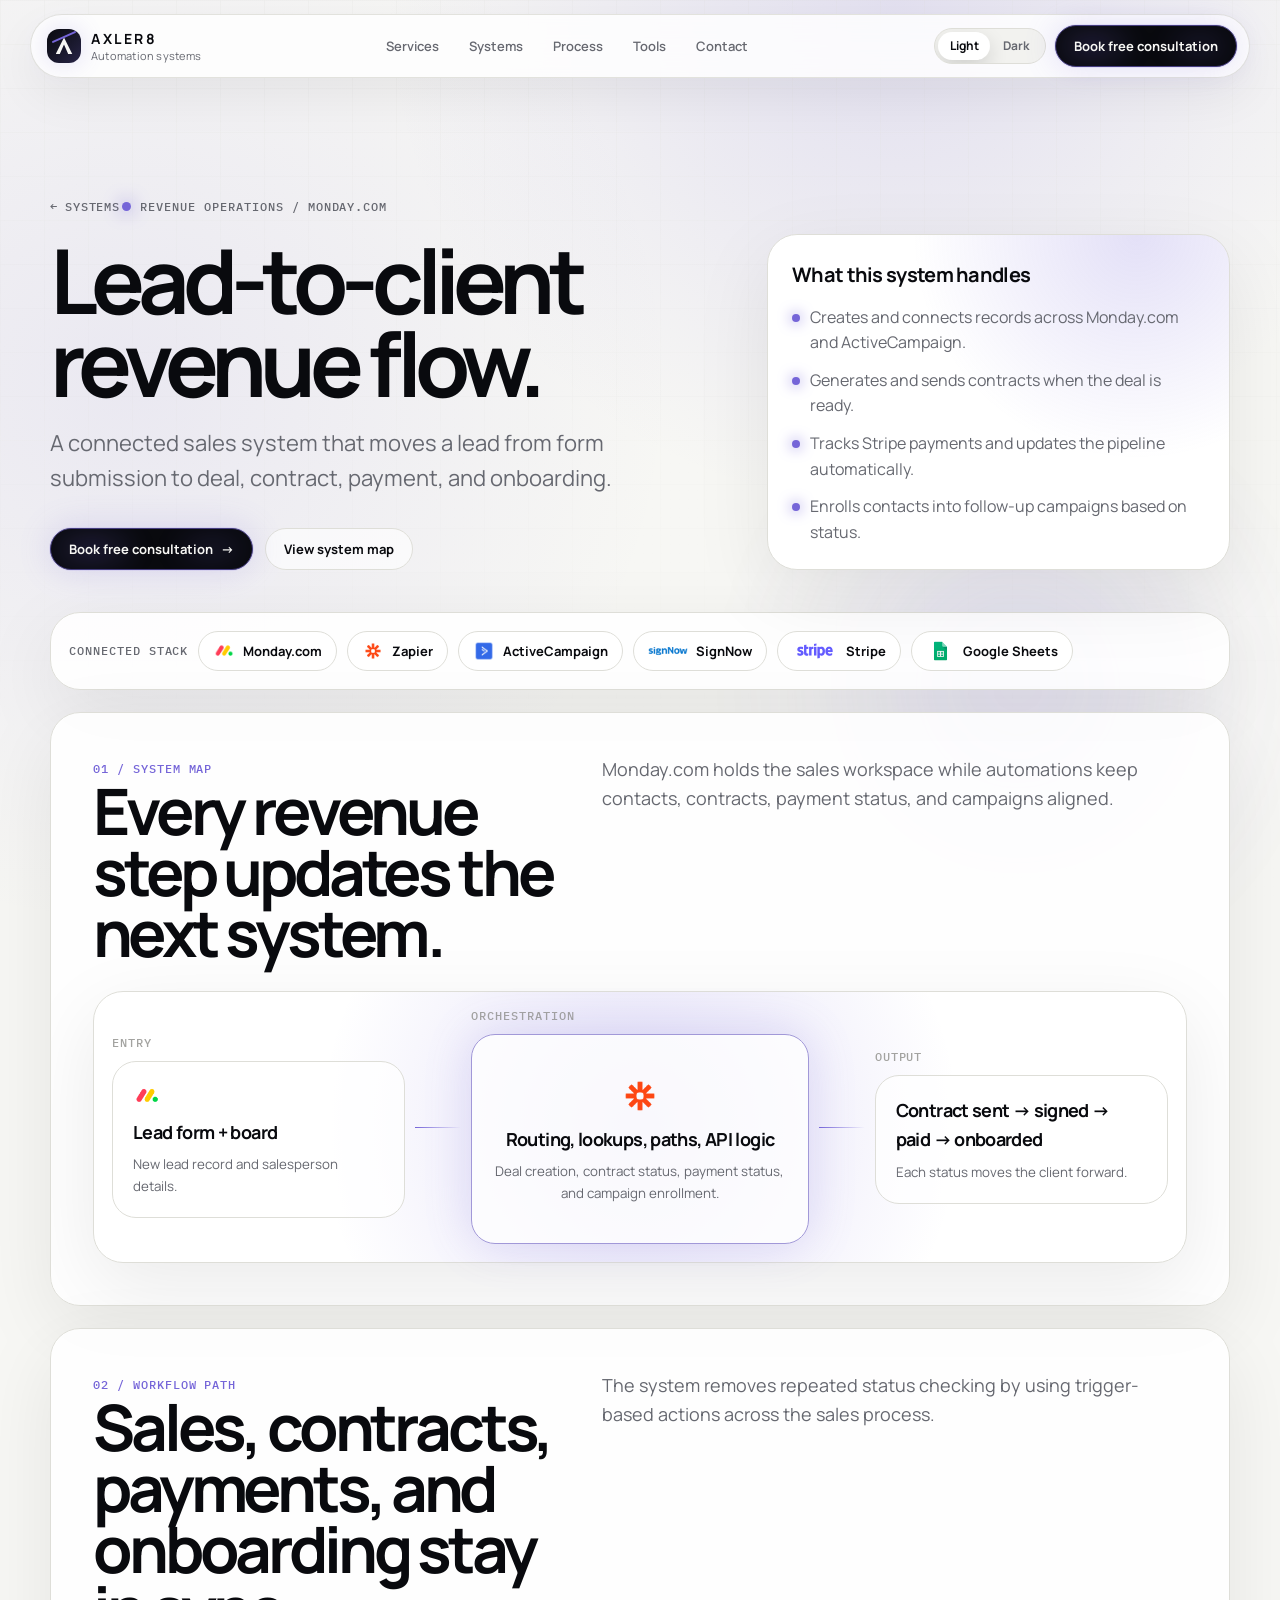
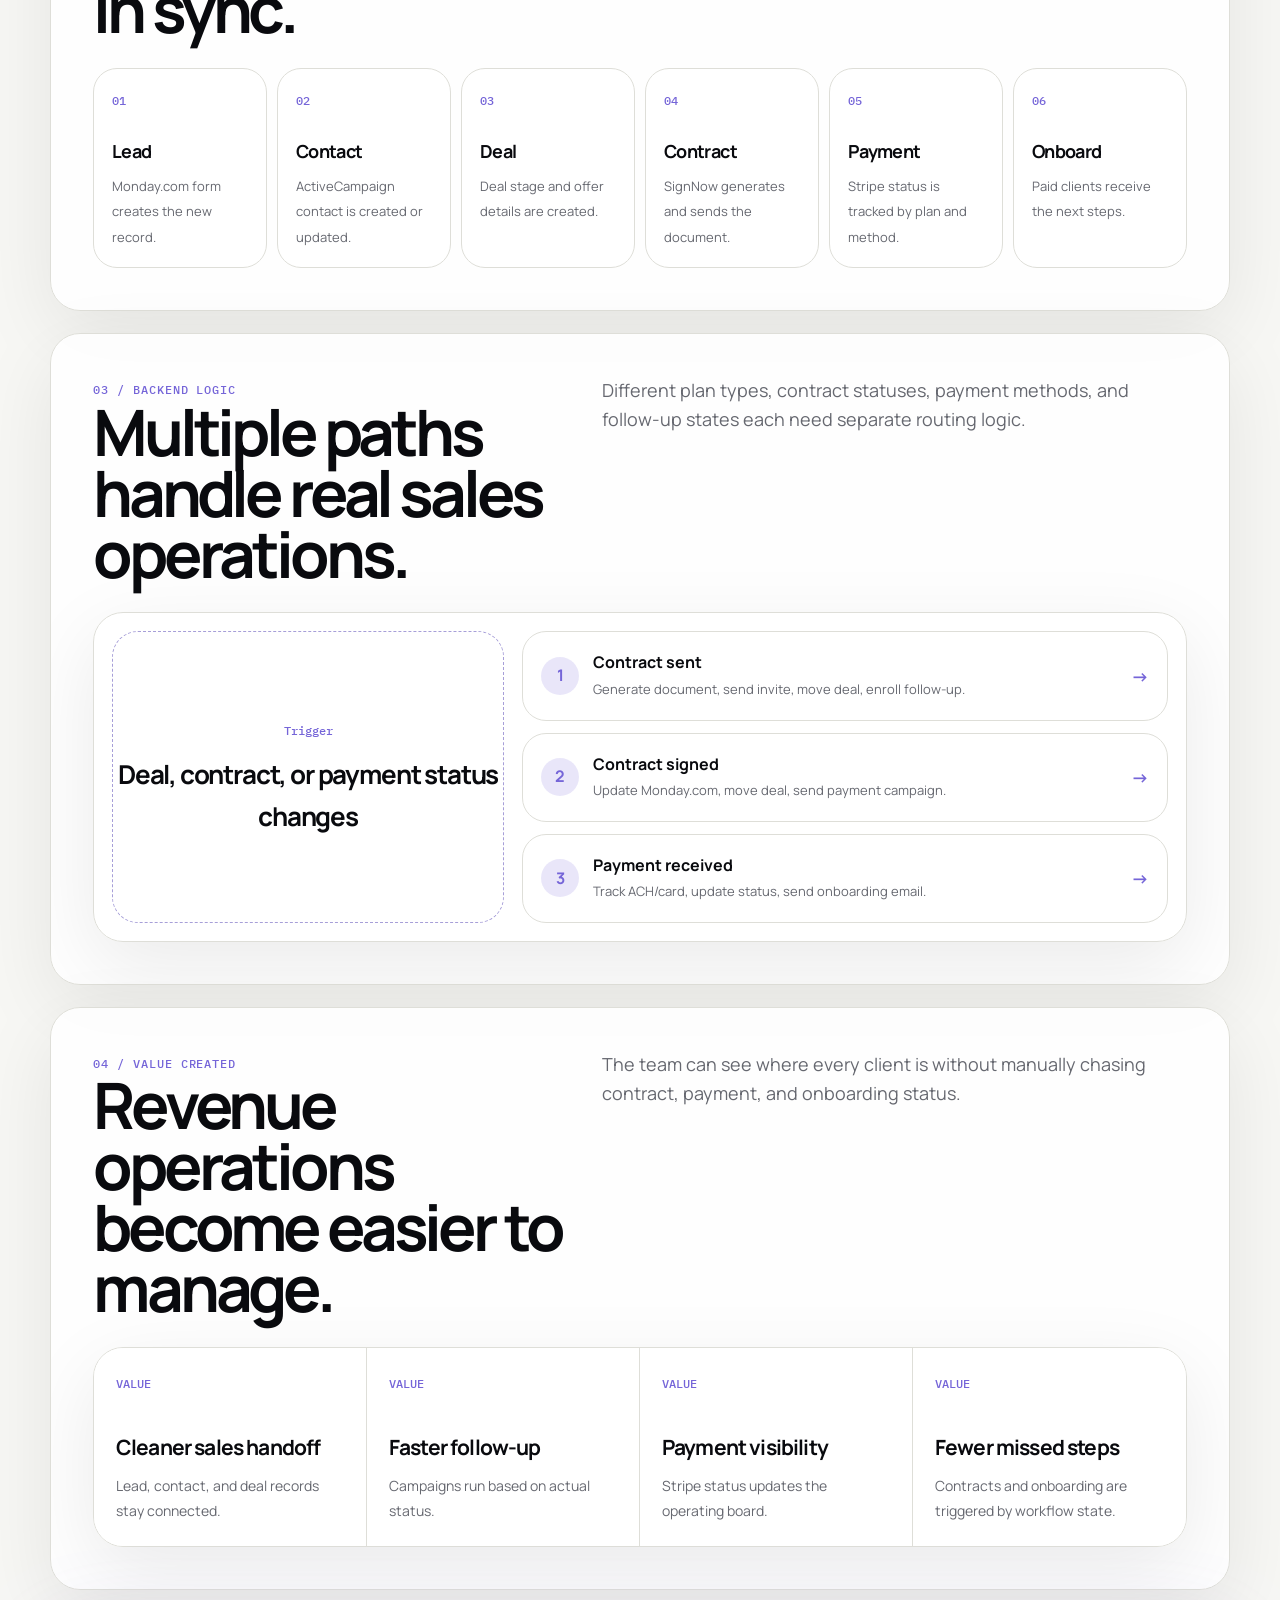
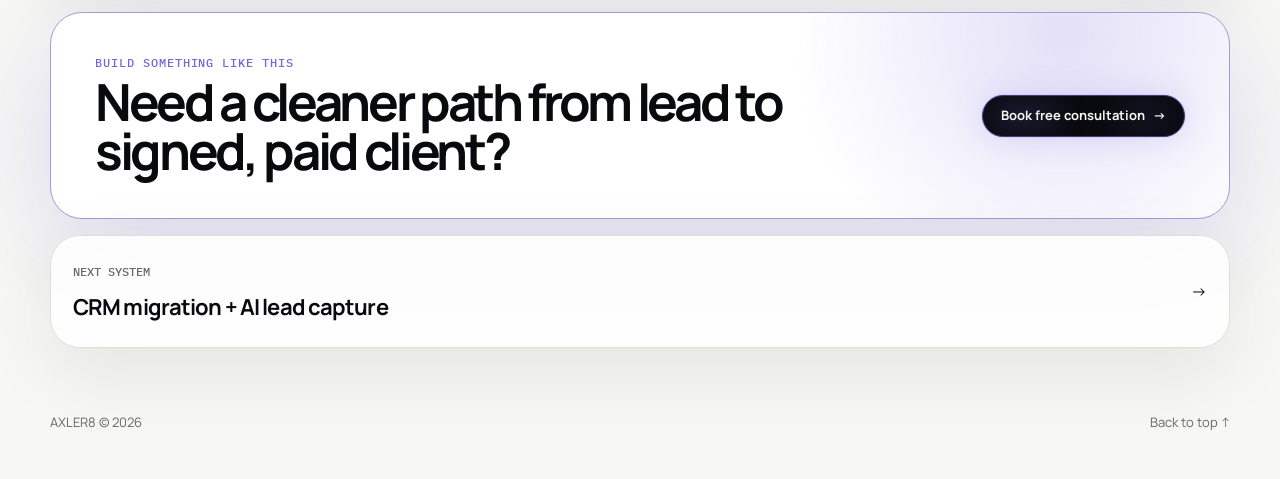
<file: projects/lead-to-client-revenue-flow.html>
﻿<!doctype html>
<html lang="en" data-theme="dark">
  <head>
    <meta charset="UTF-8" />
    <meta name="viewport" content="width=device-width, initial-scale=1.0" />
    <meta name="description" content="AXLER8 system page for a lead-to-client automation connecting Monday.com, Zapier, ActiveCampaign, SignNow, Stripe, and Google Sheets." />
    <meta name="theme-color" content="#07080b" />
    <title>Lead-to-Client Revenue Flow — AXLER8</title>
    <link rel="icon" href="../assets/favicon.svg" type="image/svg+xml" />
    <link rel="stylesheet" href="../styles.css" />
    <script src="../theme-init.js"></script>
  </head>
  <body class="project-page">
    <div class="ambient" aria-hidden="true"></div>
    <div class="grain" aria-hidden="true"></div>

    <header class="site-header">
      <a class="brand" href="../index.html" aria-label="AXLER8 home"><span class="brand-mark" aria-hidden="true"><i></i></span><span><strong>AXLER8</strong><small>Automation systems</small></span></a>
      <nav class="desktop-nav" aria-label="Primary navigation"><a href="../index.html#services">Services</a><a href="../index.html#systems">Systems</a><a href="../index.html#process">Process</a><a href="../index.html#tools">Tools</a><a href="../index.html#contact">Contact</a></nav>
      <div class="header-actions"><button class="theme-toggle" type="button" aria-label="Switch to light theme" aria-pressed="true"><span class="theme-toggle-thumb" aria-hidden="true"></span><span class="theme-option" aria-hidden="true">Light</span><span class="theme-option" aria-hidden="true">Dark</span></button><a class="nav-cta booking-cta" href="../booking.html">Book free consultation</a><button class="menu-button" type="button" aria-label="Open menu" aria-expanded="false" aria-controls="mobile-menu"><span></span><span></span></button></div>
      <nav class="mobile-menu" id="mobile-menu" aria-label="Mobile navigation"><a href="../index.html#services">Services</a><a href="../index.html#systems">Systems</a><a href="../index.html#process">Process</a><a href="../index.html#tools">Tools</a><a href="../booking.html">Book free consultation</a></nav>
    </header>

    <main class="project-main" id="top">
      <section class="project-hero shell">
        <div class="project-hero-copy reveal">
          <a class="project-back" href="../index.html#systems">&larr; Systems</a>
          <p class="eyebrow"><span></span> Revenue operations / Monday.com</p>
          <h1>Lead-to-client revenue flow.</h1>
          <p>A connected sales system that moves a lead from form submission to deal, contract, payment, and onboarding.</p>
          <div class="hero-actions"><a class="primary-button booking-cta" href="../booking.html">Book free consultation <span>→</span></a><a class="secondary-button" href="#architecture">View system map</a></div>
        </div>
        <aside class="project-summary-card reveal">
          <strong>What this system handles</strong>
          <ul>
            <li>Creates and connects records across Monday.com and ActiveCampaign.</li>
            <li>Generates and sends contracts when the deal is ready.</li>
            <li>Tracks Stripe payments and updates the pipeline automatically.</li>
            <li>Enrolls contacts into follow-up campaigns based on status.</li>
          </ul>
        </aside>
      </section>

      <section class="stack-ribbon shell reveal" aria-label="Tools used">
        <span>Connected stack</span>
        <div><img src="../assets/logos/tools/monday-icon.png" alt="" />Monday.com</div>
        <div><img src="../assets/logos/tools/zapier-icon.png" alt="" />Zapier</div>
        <div><img src="../assets/logos/tools/activecampaign-icon.png" alt="" />ActiveCampaign</div>
        <div><img src="../assets/logos/tools/signnow-wordmark.png" alt="" />SignNow</div>
        <div><img src="../assets/logos/tools/stripe-wordmark.png" alt="" />Stripe</div>
        <div><img src="../assets/logos/tools/google-sheets-icon.png" alt="" />Google Sheets</div>
      </section>

      <section class="project-section shell reveal" id="architecture">
        <div class="project-section-head"><div><span>01 / System map</span><h2>Every revenue step updates the next system.</h2></div><p>Monday.com holds the sales workspace while automations keep contacts, contracts, payment status, and campaigns aligned.</p></div>
        <div class="architecture-map">
          <div class="arch-column"><span class="arch-label">Entry</span><div class="arch-node"><img src="../assets/logos/tools/monday-icon.png" alt="" /><strong>Lead form + board</strong><small>New lead record and salesperson details.</small></div></div>
          <div class="arch-connector"></div>
          <div class="arch-column"><span class="arch-label">Orchestration</span><div class="arch-node is-core"><img src="../assets/logos/tools/zapier-icon.png" alt="" /><strong>Routing, lookups, paths, API logic</strong><small>Deal creation, contract status, payment status, and campaign enrollment.</small></div></div>
          <div class="arch-connector"></div>
          <div class="arch-column"><span class="arch-label">Output</span><div class="arch-node"><strong>Contract sent → signed → paid → onboarded</strong><small>Each status moves the client forward.</small></div></div>
        </div>
      </section>

      <section class="project-section shell reveal">
        <div class="project-section-head"><div><span>02 / Workflow path</span><h2>Sales, contracts, payments, and onboarding stay in sync.</h2></div><p>The system removes repeated status checking by using trigger-based actions across the sales process.</p></div>
        <div class="workflow-path">
          <article class="workflow-step"><small>01</small><strong>Lead</strong><span>Monday.com form creates the new record.</span></article>
          <article class="workflow-step"><small>02</small><strong>Contact</strong><span>ActiveCampaign contact is created or updated.</span></article>
          <article class="workflow-step"><small>03</small><strong>Deal</strong><span>Deal stage and offer details are created.</span></article>
          <article class="workflow-step"><small>04</small><strong>Contract</strong><span>SignNow generates and sends the document.</span></article>
          <article class="workflow-step"><small>05</small><strong>Payment</strong><span>Stripe status is tracked by plan and method.</span></article>
          <article class="workflow-step"><small>06</small><strong>Onboard</strong><span>Paid clients receive the next steps.</span></article>
        </div>
      </section>

      <section class="project-section shell reveal">
        <div class="project-section-head"><div><span>03 / Backend logic</span><h2>Multiple paths handle real sales operations.</h2></div><p>Different plan types, contract statuses, payment methods, and follow-up states each need separate routing logic.</p></div>
        <div class="logic-map">
          <div class="logic-trigger"><div><small>Trigger</small><strong>Deal, contract, or payment status changes</strong></div></div>
          <div class="logic-routes">
            <div class="logic-node"><i>1</i><div><strong>Contract sent</strong><span>Generate document, send invite, move deal, enroll follow-up.</span></div><b>→</b></div>
            <div class="logic-node"><i>2</i><div><strong>Contract signed</strong><span>Update Monday.com, move deal, send payment campaign.</span></div><b>→</b></div>
            <div class="logic-node"><i>3</i><div><strong>Payment received</strong><span>Track ACH/card, update status, send onboarding email.</span></div><b>→</b></div>
          </div>
        </div>
      </section>

      <section class="project-section shell reveal">
        <div class="project-section-head"><div><span>04 / Value created</span><h2>Revenue operations become easier to manage.</h2></div><p>The team can see where every client is without manually chasing contract, payment, and onboarding status.</p></div>
        <div class="impact-grid">
          <article class="impact-card"><small>VALUE</small><strong>Cleaner sales handoff</strong><span>Lead, contact, and deal records stay connected.</span></article>
          <article class="impact-card"><small>VALUE</small><strong>Faster follow-up</strong><span>Campaigns run based on actual status.</span></article>
          <article class="impact-card"><small>VALUE</small><strong>Payment visibility</strong><span>Stripe status updates the operating board.</span></article>
          <article class="impact-card"><small>VALUE</small><strong>Fewer missed steps</strong><span>Contracts and onboarding are triggered by workflow state.</span></article>
        </div>
      </section>

      <section class="project-cta shell reveal"><div><p>Build something like this</p><h2>Need a cleaner path from lead to signed, paid client?</h2></div><a class="primary-button booking-cta" href="../booking.html">Book free consultation <span>→</span></a></section>
      <a class="next-system-card shell reveal" href="crm-migration-ai-lead-capture.html"><div><small>Next system</small><strong>CRM migration + AI lead capture</strong></div><span>→</span></a>
    </main>

    <footer class="site-footer shell"><span>AXLER8 © 2026</span><a href="#top">Back to top ↑</a></footer>
    <script src="../script.js"></script>
  </body>
</html>
</file>
<file: styles.css>
﻿@font-face {
  font-family: "Manrope";
  src: url("assets/fonts/manrope-400.ttf") format("truetype");
  font-weight: 400;
  font-display: swap;
}

@font-face {
  font-family: "Manrope";
  src: url("assets/fonts/manrope-600.ttf") format("truetype");
  font-weight: 600;
  font-display: swap;
}

@font-face {
  font-family: "Manrope";
  src: url("assets/fonts/manrope-700.ttf") format("truetype");
  font-weight: 700;
  font-display: swap;
}

@font-face {
  font-family: "IBM Plex Mono";
  src: url("assets/fonts/ibm-plex-mono-500.ttf") format("truetype");
  font-weight: 500;
  font-display: swap;
}

:root {
  --bg: #f7f7f4;
  --surface: #ffffff;
  --surface-soft: #efefea;
  --ink: #090a0e;
  --muted: #666870;
  --subtle: #a3a3a0;
  --line: #deded8;
  --strong-line: #c9c9c1;
  --accent: #7565d8;
  --accent-2: #a995ff;
  --glow: rgba(117, 101, 216, 0.2);
  --shadow: 0 24px 80px rgba(10, 10, 18, 0.08);
  --font-sans: "Manrope", ui-sans-serif, -apple-system, BlinkMacSystemFont, "Segoe UI", sans-serif;
  --font-mono: "IBM Plex Mono", "Cascadia Code", Consolas, monospace;
  color-scheme: light;
}

:root[data-theme="dark"] {
  --bg: #07080b;
  --surface: #101116;
  --surface-soft: #171922;
  --ink: #f7f7f4;
  --muted: #a2a4ad;
  --subtle: #686a75;
  --line: #252832;
  --strong-line: #383b48;
  --accent: #a995ff;
  --accent-2: #d5ccff;
  --glow: rgba(169, 149, 255, 0.24);
  --shadow: 0 30px 90px rgba(0, 0, 0, 0.38);
  color-scheme: dark;
}

* {
  box-sizing: border-box;
}

html {
  scroll-behavior: smooth;
  scroll-padding-top: 96px;
}

body {
  margin: 0;
  min-width: 320px;
  background:
    radial-gradient(circle at 70% 0%, color-mix(in srgb, var(--accent) 16%, transparent), transparent 32rem),
    radial-gradient(circle at 10% 24rem, color-mix(in srgb, var(--accent) 10%, transparent), transparent 34rem),
    var(--bg);
  color: var(--ink);
  font-family: var(--font-sans);
  font-size: 16px;
  line-height: 1.6;
  transition: background-color 260ms ease, color 260ms ease;
}

body.menu-open {
  overflow: hidden;
}

body::before {
  content: "";
  position: fixed;
  inset: 0;
  pointer-events: none;
  z-index: -2;
  background-image:
    linear-gradient(color-mix(in srgb, var(--line) 34%, transparent) 1px, transparent 1px),
    linear-gradient(90deg, color-mix(in srgb, var(--line) 34%, transparent) 1px, transparent 1px);
  background-size: 44px 44px;
  mask-image: linear-gradient(to bottom, #000, transparent 82%);
  opacity: 0.45;
}

a {
  color: inherit;
  text-decoration: none;
}

button {
  color: inherit;
  font: inherit;
  cursor: pointer;
}

img {
  display: block;
  max-width: 100%;
}

::selection {
  background: var(--accent);
  color: #fff;
}

.ambient {
  position: fixed;
  inset: auto 8vw 6vh auto;
  width: 20rem;
  height: 20rem;
  z-index: -3;
  background: var(--glow);
  filter: blur(90px);
  border-radius: 50%;
  opacity: 0.8;
  animation: breathe 8s ease-in-out infinite;
}

.grain {
  position: fixed;
  inset: 0;
  z-index: -1;
  pointer-events: none;
  background-image: radial-gradient(color-mix(in srgb, var(--ink) 10%, transparent) 0.7px, transparent 0.7px);
  background-size: 9px 9px;
  opacity: 0.05;
}

.shell {
  width: min(100% - 48px, 1180px);
  margin-inline: auto;
}

.site-header {
  position: sticky;
  top: 0;
  z-index: 20;
  display: grid;
  grid-template-columns: auto 1fr auto;
  align-items: center;
  gap: 24px;
  width: min(100% - 32px, 1220px);
  margin: 14px auto 0;
  padding: 10px 12px 10px 16px;
  border: 1px solid color-mix(in srgb, var(--line) 86%, transparent);
  border-radius: 999px;
  background: color-mix(in srgb, var(--surface) 82%, transparent);
  box-shadow: 0 18px 48px rgba(0, 0, 0, 0.06);
  backdrop-filter: blur(18px);
}

.brand {
  display: inline-flex;
  align-items: center;
  gap: 10px;
}

.brand-mark {
  position: relative;
  width: 34px;
  height: 34px;
  display: grid;
  place-items: center;
  border-radius: 12px;
  background:
    linear-gradient(135deg, color-mix(in srgb, var(--ink) 96%, transparent), color-mix(in srgb, var(--accent) 28%, var(--ink))),
    var(--ink);
  box-shadow: 0 0 24px var(--glow);
}

.brand-mark i {
  width: 17px;
  height: 17px;
  clip-path: polygon(50% 0, 100% 100%, 76% 100%, 50% 42%, 24% 100%, 0 100%);
  background: var(--bg);
}

.brand-mark::after {
  content: "";
  position: absolute;
  inset: 7px 4px auto;
  height: 2px;
  border-radius: 999px;
  background: var(--accent);
  transform: rotate(-24deg);
}

.brand-mark.mini {
  width: 40px;
  height: 40px;
}

.brand strong {
  display: block;
  font-size: 14px;
  letter-spacing: 0.18em;
}

.brand small {
  display: block;
  margin-top: -3px;
  color: var(--muted);
  font-size: 11px;
  letter-spacing: 0.02em;
}

.desktop-nav {
  display: flex;
  justify-content: center;
  gap: 6px;
}

.desktop-nav a {
  padding: 9px 12px;
  border-radius: 999px;
  color: var(--muted);
  font-size: 13px;
  font-weight: 600;
  transition: color 180ms ease, background-color 180ms ease, box-shadow 180ms ease;
}

.desktop-nav a:hover {
  color: var(--ink);
  background: var(--surface-soft);
  box-shadow: 0 0 24px var(--glow);
}

.header-actions {
  display: flex;
  align-items: center;
  gap: 9px;
}

.theme-toggle {
  position: relative;
  width: 112px;
  height: 36px;
  display: grid;
  grid-template-columns: 1fr 1fr;
  align-items: center;
  padding: 3px;
  border: 1px solid var(--line);
  border-radius: 999px;
  background: color-mix(in srgb, var(--surface-soft) 76%, transparent);
  overflow: hidden;
  transition: transform 180ms ease, border-color 180ms ease, box-shadow 180ms ease;
}

.theme-toggle:hover {
  transform: translateY(-1px);
  border-color: color-mix(in srgb, var(--accent) 70%, var(--line));
  box-shadow: 0 0 24px var(--glow);
}

.theme-toggle-thumb {
  position: absolute;
  top: 3px;
  left: 3px;
  width: calc(50% - 3px);
  height: calc(100% - 6px);
  border-radius: 999px;
  background: var(--surface);
  box-shadow: 0 8px 20px rgba(0, 0, 0, 0.14);
  transition: transform 340ms cubic-bezier(0.34, 1.56, 0.64, 1);
}

[data-theme="dark"] .theme-toggle-thumb {
  transform: translateX(100%);
}

.theme-option {
  position: relative;
  z-index: 1;
  color: var(--muted);
  font-size: 12px;
  font-weight: 700;
  text-align: center;
}

:root:not([data-theme="dark"]) .theme-option:nth-of-type(2),
[data-theme="dark"] .theme-option:last-of-type {
  color: var(--ink);
}

.nav-cta,
.primary-button,
.secondary-button {
  display: inline-flex;
  align-items: center;
  justify-content: center;
  gap: 8px;
  min-height: 42px;
  padding: 0 18px;
  border-radius: 999px;
  font-size: 13px;
  font-weight: 700;
  transition: transform 180ms ease, box-shadow 180ms ease, border-color 180ms ease, background-color 180ms ease;
}

.nav-cta,
.primary-button {
  border: 1px solid var(--ink);
  background: var(--ink);
  color: var(--bg);
}

.secondary-button {
  border: 1px solid var(--line);
  background: color-mix(in srgb, var(--surface) 62%, transparent);
  color: var(--ink);
}

.nav-cta:hover,
.primary-button:hover,
.secondary-button:hover {
  transform: translateY(-2px);
  box-shadow: 0 0 28px var(--glow), 0 18px 40px rgba(0, 0, 0, 0.12);
}

.menu-button {
  display: none;
}

.mobile-menu {
  display: none;
}

.hero {
  min-height: calc(100vh - 90px);
  display: grid;
  grid-template-columns: 0.9fr 1.1fr;
  align-items: center;
  gap: clamp(38px, 7vw, 90px);
  padding: clamp(72px, 9vw, 120px) 0 58px;
}

.eyebrow {
  display: inline-flex;
  align-items: center;
  gap: 9px;
  margin: 0 0 24px;
  color: var(--muted);
  font: 12px/1 var(--font-mono);
  letter-spacing: 0.08em;
  text-transform: uppercase;
}

.eyebrow span {
  width: 9px;
  height: 9px;
  border-radius: 50%;
  background: var(--accent);
  box-shadow: 0 0 18px var(--accent);
}

h1,
h2,
h3,
p {
  margin-top: 0;
}

h1 {
  max-width: 820px;
  margin-bottom: 22px;
  font-size: clamp(58px, 8vw, 112px);
  line-height: 0.92;
  letter-spacing: -0.075em;
}

h2 {
  margin-bottom: 0;
  font-size: clamp(38px, 5vw, 72px);
  line-height: 0.95;
  letter-spacing: -0.065em;
}

h3 {
  margin-bottom: 12px;
  font-size: clamp(24px, 2vw, 34px);
  line-height: 1.04;
  letter-spacing: -0.045em;
}

.hero-deck {
  max-width: 650px;
  color: var(--muted);
  font-size: clamp(18px, 2vw, 22px);
  line-height: 1.55;
}

.hero-actions,
.contact-actions {
  display: flex;
  flex-wrap: wrap;
  gap: 12px;
  margin-top: 32px;
}

.hero-proof {
  display: flex;
  flex-wrap: wrap;
  gap: 8px;
  margin-top: 28px;
}

.hero-proof span,
.proof-band span,
.tool-cloud span,
.api-pill {
  display: inline-flex;
  align-items: center;
  gap: 8px;
  min-height: 34px;
  padding: 0 12px;
  border: 1px solid var(--line);
  border-radius: 999px;
  background: color-mix(in srgb, var(--surface) 62%, transparent);
  color: var(--muted);
  font-size: 12px;
  font-weight: 700;
}

.hero-system {
  perspective: 1300px;
}

.system-panel {
  position: relative;
  min-height: 610px;
  padding: clamp(18px, 3vw, 28px);
  border: 1px solid var(--line);
  border-radius: 34px;
  background:
    radial-gradient(circle at 50% 34%, color-mix(in srgb, var(--accent) 26%, transparent), transparent 18rem),
    linear-gradient(145deg, color-mix(in srgb, var(--surface) 94%, transparent), color-mix(in srgb, var(--surface-soft) 76%, transparent));
  box-shadow: var(--shadow);
  overflow: hidden;
  transform: rotateX(3deg) rotateY(-4deg);
  transition: transform 400ms ease, box-shadow 300ms ease;
}

.system-panel:hover {
  transform: rotateX(0deg) rotateY(0deg) translateY(-4px);
  box-shadow: 0 40px 120px var(--glow);
}

.system-panel::before {
  content: "";
  position: absolute;
  inset: 72px 40px 118px;
  border: 1px solid color-mix(in srgb, var(--accent) 34%, var(--line));
  border-radius: 50%;
  opacity: 0.38;
  animation: spin 18s linear infinite;
}

.panel-top {
  display: flex;
  justify-content: space-between;
  gap: 16px;
  color: var(--muted);
  font: 12px/1 var(--font-mono);
  letter-spacing: 0.08em;
  text-transform: uppercase;
}

.panel-top b {
  display: inline-flex;
  align-items: center;
  gap: 7px;
  color: var(--ink);
  font-weight: 500;
}

.panel-top i {
  width: 7px;
  height: 7px;
  border-radius: 50%;
  background: #57d68d;
  box-shadow: 0 0 15px #57d68d;
}

.orbit {
  position: relative;
  height: 430px;
}

.core-node,
.tool-node {
  position: absolute;
  display: grid;
  place-items: center;
  text-align: center;
  border: 1px solid var(--line);
  background: color-mix(in srgb, var(--surface) 84%, transparent);
  box-shadow: 0 18px 46px rgba(0, 0, 0, 0.08);
  backdrop-filter: blur(14px);
}

.core-node {
  inset: 50% auto auto 50%;
  width: min(260px, 68%);
  min-height: 180px;
  padding: 26px;
  border-radius: 30px;
  transform: translate(-50%, -50%);
  box-shadow: 0 0 48px var(--glow), var(--shadow);
}

.core-node strong {
  display: block;
  margin-top: 14px;
  font-size: 24px;
  letter-spacing: -0.04em;
}

.core-node small,
.tool-node span {
  color: var(--muted);
  font-size: 12px;
  font-weight: 700;
}

.tool-node {
  width: 112px;
  height: 88px;
  border-radius: 22px;
  animation: float 5s ease-in-out infinite;
}

.tool-node img {
  width: auto;
  max-width: 54px;
  max-height: 28px;
  object-fit: contain;
}

.node-one { top: 52px; left: 42px; }
.node-two { top: 48px; right: 48px; animation-delay: -1s; }
.node-three { top: 240px; left: 18px; animation-delay: -1.8s; }
.node-four { top: 244px; right: 24px; animation-delay: -2.5s; }
.node-five { bottom: 10px; left: 30%; animation-delay: -3s; }
.node-six { bottom: 18px; right: 28%; animation-delay: -3.6s; }

.flow-strip {
  display: grid;
  grid-template-columns: 1fr 36px 1fr 36px 1fr 36px 1fr;
  align-items: center;
  gap: 8px;
  margin-top: 10px;
}

.flow-strip div {
  padding: 14px;
  border: 1px solid var(--line);
  border-radius: 18px;
  background: color-mix(in srgb, var(--surface) 74%, transparent);
}

.flow-strip small {
  color: var(--accent);
  font: 12px/1 var(--font-mono);
}

.flow-strip strong {
  display: block;
  font-size: 13px;
}

.flow-strip > span,
.process-rail > i,
.mini-flow i {
  height: 1px;
  background: linear-gradient(90deg, var(--accent), transparent);
}

.proof-band {
  display: grid;
  grid-template-columns: 0.9fr 1.4fr;
  gap: 28px;
  align-items: center;
  padding: 24px;
  border: 1px solid var(--line);
  border-radius: 28px;
  background: color-mix(in srgb, var(--surface) 68%, transparent);
  box-shadow: var(--shadow);
}

.proof-band p {
  margin: 0;
  font-size: 18px;
  font-weight: 700;
  letter-spacing: -0.03em;
}

.proof-band div,
.tool-cloud {
  display: flex;
  flex-wrap: wrap;
  gap: 8px;
}

.section {
  padding: clamp(78px, 10vw, 130px) 0 0;
}

.section-heading {
  display: grid;
  grid-template-columns: 0.9fr 1.1fr;
  gap: clamp(24px, 6vw, 90px);
  align-items: end;
  margin-bottom: 34px;
}

.section-heading p {
  margin-bottom: 12px;
  color: var(--accent);
  font: 12px/1 var(--font-mono);
  letter-spacing: 0.08em;
  text-transform: uppercase;
}

.section-heading span {
  color: var(--muted);
  font-size: 18px;
}

.service-grid {
  display: grid;
  grid-template-columns: repeat(4, 1fr);
  border: 1px solid var(--line);
  border-radius: 32px;
  overflow: hidden;
  background: var(--surface);
  box-shadow: var(--shadow);
}

.service-card {
  min-height: 330px;
  padding: 28px;
  border-right: 1px solid var(--line);
  background:
    radial-gradient(circle at 50% 0, color-mix(in srgb, var(--accent) 10%, transparent), transparent 13rem),
    var(--surface);
  transition: transform 220ms ease, background-color 220ms ease;
}

.service-card:last-child {
  border-right: 0;
}

.service-card:hover {
  transform: translateY(-6px);
  background-color: var(--surface-soft);
}

.service-card small {
  color: var(--subtle);
  font: 12px/1 var(--font-mono);
}

.service-icon {
  width: 58px;
  height: 58px;
  display: grid;
  place-items: center;
  margin: 58px 0 28px;
  border: 1px solid var(--line);
  border-radius: 18px;
  color: var(--accent);
  font-size: 28px;
  box-shadow: 0 0 28px var(--glow);
}

.service-card p {
  color: var(--muted);
}

.systems-grid {
  display: grid;
  gap: 18px;
}

.system-card {
  --x: 50%;
  --y: 50%;
  position: relative;
  overflow: hidden;
  padding: clamp(24px, 4vw, 42px);
  border: 1px solid var(--line);
  border-radius: 34px;
  background:
    radial-gradient(circle at var(--x) var(--y), color-mix(in srgb, var(--accent) 16%, transparent), transparent 18rem),
    linear-gradient(135deg, var(--surface), color-mix(in srgb, var(--surface-soft) 68%, var(--surface)));
  box-shadow: var(--shadow);
  transition: transform 220ms ease, border-color 220ms ease, box-shadow 220ms ease;
}

.system-card:hover {
  transform: translateY(-6px);
  border-color: color-mix(in srgb, var(--accent) 60%, var(--line));
  box-shadow: 0 34px 100px var(--glow);
}

.card-glow {
  position: absolute;
  inset: auto -12% -40% auto;
  width: 280px;
  height: 280px;
  background: var(--glow);
  filter: blur(70px);
}

.system-card-head,
.logo-row,
.mini-flow {
  display: flex;
  align-items: center;
}

.system-card-head {
  justify-content: space-between;
  gap: 18px;
  margin-bottom: 34px;
}

.system-card-head > span {
  color: var(--accent);
  font: 13px/1 var(--font-mono);
}

.logo-row {
  flex-wrap: wrap;
  justify-content: flex-end;
  gap: 8px;
}

.logo-row img {
  width: auto;
  max-width: 92px;
  height: 34px;
  padding: 7px 9px;
  border: 1px solid var(--line);
  border-radius: 999px;
  background: color-mix(in srgb, var(--surface) 86%, transparent);
  object-fit: contain;
}

.system-card h3 {
  max-width: 620px;
}

.system-card p {
  max-width: 760px;
  color: var(--muted);
  font-size: 18px;
}

.mini-flow {
  flex-wrap: wrap;
  gap: 9px;
  margin: 28px 0 18px;
}

.mini-flow span {
  min-height: 40px;
  padding: 0 14px;
  display: inline-grid;
  place-items: center;
  border: 1px solid var(--line);
  border-radius: 999px;
  background: color-mix(in srgb, var(--surface) 72%, transparent);
  font-size: 13px;
  font-weight: 700;
}

.mini-flow i {
  width: 38px;
}

.value-line {
  color: var(--ink);
  font-size: 18px;
  font-weight: 700;
  letter-spacing: -0.025em;
}

.system-card-link {
  display: inline-flex;
  align-items: center;
  gap: 8px;
  margin-top: 22px;
  min-height: 42px;
  padding: 0 16px;
  border: 1px solid color-mix(in srgb, var(--accent) 48%, var(--line));
  border-radius: 999px;
  background: color-mix(in srgb, var(--accent) 8%, transparent);
  color: var(--ink);
  font-size: 13px;
  font-weight: 800;
  transition: transform 180ms ease, box-shadow 180ms ease, background-color 180ms ease;
}

.system-card-link:hover {
  transform: translateY(-2px);
  background: color-mix(in srgb, var(--accent) 14%, transparent);
  box-shadow: 0 0 30px var(--glow);
}

.comparison {
  display: grid;
  grid-template-columns: 1fr auto 1fr;
  gap: 18px;
  align-items: stretch;
}

.compare-column {
  padding: clamp(24px, 4vw, 40px);
  border: 1px solid var(--line);
  border-radius: 30px;
  background: var(--surface);
  box-shadow: var(--shadow);
}

.compare-column.after {
  border-color: color-mix(in srgb, var(--accent) 54%, var(--line));
  box-shadow: 0 0 60px var(--glow);
}

.compare-column strong {
  display: block;
  margin-bottom: 18px;
  font-size: 22px;
  letter-spacing: -0.04em;
}

.compare-column ul {
  display: grid;
  gap: 14px;
  margin: 0;
  padding: 0;
  list-style: none;
  color: var(--muted);
}

.compare-column li {
  display: flex;
  gap: 10px;
}

.compare-column li span {
  flex: 0 0 9px;
  width: 9px;
  height: 9px;
  margin-top: 9px;
  border-radius: 50%;
  background: var(--subtle);
}

.compare-column.after li span {
  background: var(--accent);
  box-shadow: 0 0 16px var(--accent);
}

.compare-arrow {
  display: grid;
  place-items: center;
  color: var(--accent);
  font-size: 26px;
}

.process-rail {
  display: grid;
  grid-template-columns: 1fr 60px 1fr 60px 1fr 60px 1fr;
  align-items: center;
}

.process-rail div {
  min-height: 170px;
  padding: 24px;
  border: 1px solid var(--line);
  border-radius: 26px;
  background: var(--surface);
  box-shadow: var(--shadow);
}

.process-rail small {
  color: var(--accent);
  font: 12px/1 var(--font-mono);
}

.process-rail strong {
  display: block;
  margin: 18px 0 8px;
  font-size: 25px;
  letter-spacing: -0.04em;
}

.process-rail span {
  color: var(--muted);
}

.process-rail > i {
  width: 100%;
}

.tool-cloud {
  padding: 26px;
  border: 1px solid var(--line);
  border-radius: 30px;
  background: var(--surface);
  box-shadow: var(--shadow);
}

.tool-cloud span {
  min-height: 46px;
  padding: 0 16px;
  color: var(--ink);
}

.tool-cloud img {
  width: auto;
  max-width: 96px;
  height: 22px;
  object-fit: contain;
}

.tool-cloud img[src*="gohighlevel"],
.tool-cloud img[src*="jotform"],
.tool-cloud img[src*="stripe"],
.tool-cloud img[src*="signnow"] {
  max-width: 78px;
}

.api-pill {
  color: var(--accent) !important;
  font-family: var(--font-mono);
}

.contact-section {
  padding: clamp(88px, 10vw, 140px) 0 40px;
}

.contact-panel {
  position: relative;
  overflow: hidden;
  padding: clamp(34px, 6vw, 70px);
  border: 1px solid color-mix(in srgb, var(--accent) 52%, var(--line));
  border-radius: 38px;
  background:
    radial-gradient(circle at 86% 30%, var(--glow), transparent 20rem),
    var(--surface);
  box-shadow: 0 36px 110px var(--glow);
}

.contact-layout {
  display: grid;
  grid-template-columns: minmax(0, 0.95fr) minmax(320px, 0.72fr);
  gap: clamp(28px, 5vw, 72px);
  align-items: start;
}

.contact-copy > p {
  color: var(--accent);
  font: 12px/1 var(--font-mono);
  letter-spacing: 0.08em;
  text-transform: uppercase;
}

.contact-copy h2 {
  max-width: 900px;
}

.contact-copy > span {
  display: block;
  max-width: 670px;
  margin-top: 22px;
  color: var(--muted);
  font-size: 19px;
}

.contact-form {
  display: grid;
  gap: 14px;
  padding: 18px;
  border: 1px solid var(--line);
  border-radius: 28px;
  background:
    radial-gradient(circle at 85% 0, var(--glow), transparent 13rem),
    color-mix(in srgb, var(--surface) 84%, transparent);
  box-shadow: var(--shadow);
}

.contact-form label {
  display: grid;
  gap: 8px;
}

.contact-form label > span {
  color: var(--subtle);
  font: 12px/1 var(--font-mono);
  letter-spacing: 0.08em;
  text-transform: uppercase;
}

.contact-form input,
.contact-form textarea {
  width: 100%;
  min-height: 50px;
  padding: 14px 16px;
  border: 1px solid var(--line);
  border-radius: 18px;
  outline: 0;
  background: var(--surface);
  color: var(--ink);
  font: 500 15px/1.4 var(--font-sans);
  transition: border-color 180ms ease, box-shadow 180ms ease, transform 180ms ease;
}

.contact-form textarea {
  min-height: 140px;
  resize: vertical;
}

.contact-form input::placeholder,
.contact-form textarea::placeholder {
  color: var(--subtle);
}

.contact-form input:focus,
.contact-form textarea:focus {
  border-color: color-mix(in srgb, var(--accent) 72%, var(--line));
  box-shadow: 0 0 0 4px color-mix(in srgb, var(--accent) 12%, transparent), 0 0 28px var(--glow);
  transform: translateY(-1px);
}

.contact-form button {
  justify-content: center;
  width: 100%;
  margin-top: 4px;
  cursor: pointer;
}

.contact-form button[disabled] {
  cursor: wait;
  opacity: 0.72;
}

.form-status {
  min-height: 18px;
  color: var(--muted);
  font-size: 13px;
}

.form-status.is-success {
  color: var(--accent);
}

.form-status.is-error {
  color: #ff6b6b;
}

.form-honey {
  position: absolute;
  left: -10000px;
  opacity: 0;
}

.booking-cta {
  position: relative;
  isolation: isolate;
  overflow: hidden;
  border-color: color-mix(in srgb, var(--accent) 56%, var(--ink));
  box-shadow: 0 0 0 1px color-mix(in srgb, var(--accent) 12%, transparent), 0 0 34px var(--glow);
}

.booking-cta::before,
.booking-cta::after {
  content: "";
  position: absolute;
  inset: 0;
  z-index: -1;
  pointer-events: none;
}

.booking-cta::before {
  background:
    radial-gradient(circle at 20% 50%, color-mix(in srgb, var(--accent) 42%, transparent), transparent 34%),
    radial-gradient(circle at 80% 50%, color-mix(in srgb, var(--accent) 26%, transparent), transparent 30%);
  opacity: 0.44;
  filter: blur(10px);
  animation: ctaGlow 3.8s ease-in-out infinite;
}

.booking-cta::after {
  width: 48%;
  transform: translateX(-140%) skewX(-22deg);
  background: linear-gradient(90deg, transparent, rgba(255, 255, 255, 0.42), transparent);
  animation: ctaSweep 4.6s ease-in-out infinite;
}

.booking-cta:hover {
  border-color: color-mix(in srgb, var(--accent) 76%, var(--ink));
  box-shadow: 0 0 46px var(--glow), 0 22px 56px rgba(0, 0, 0, 0.16);
}

.booking-page .site-header {
  position: sticky;
}

.booking-hero {
  display: grid;
  grid-template-columns: minmax(0, 0.92fr) minmax(320px, 0.42fr);
  gap: clamp(28px, 5vw, 64px);
  align-items: center;
  padding: clamp(68px, 8vw, 108px) 0 38px;
}

.booking-hero h1 {
  max-width: 820px;
  font-size: clamp(44px, 5.6vw, 82px);
}

.booking-hero-copy > p:not(.eyebrow) {
  max-width: 760px;
  color: var(--muted);
  font-size: clamp(17px, 1.55vw, 21px);
}

.booking-intent-card,
.booking-panel,
.booking-sidebar > * {
  border: 1px solid var(--line);
  border-radius: 30px;
  background:
    radial-gradient(circle at 84% 0, var(--glow), transparent 14rem),
    color-mix(in srgb, var(--surface) 88%, transparent);
  box-shadow: var(--shadow);
}

.booking-intent-card {
  position: relative;
  overflow: hidden;
  padding: 26px;
  isolation: isolate;
}

.booking-intent-card::before {
  content: "";
  position: absolute;
  inset: 18px;
  border-radius: 24px;
  border: 1px solid color-mix(in srgb, var(--accent) 28%, transparent);
  opacity: 0.42;
  pointer-events: none;
}

.booking-intent-card::after {
  content: "";
  position: absolute;
  width: 180px;
  height: 180px;
  right: -80px;
  top: -90px;
  border-radius: 999px;
  background: radial-gradient(circle, color-mix(in srgb, var(--accent) 28%, transparent), transparent 68%);
  filter: blur(8px);
  opacity: 0.85;
  animation: bookingGlow 7s ease-in-out infinite alternate;
  pointer-events: none;
  z-index: -1;
}

.booking-flow-title {
  display: flex;
  justify-content: space-between;
  gap: 18px;
  align-items: center;
  margin-bottom: 24px;
}

.booking-flow-title span,
.booking-panel-head p,
.booking-summary-card p,
.booking-section-title span,
.booking-form label > span {
  color: var(--accent);
  font: 12px/1 var(--font-mono);
  letter-spacing: 0.08em;
  text-transform: uppercase;
}

.booking-flow-title strong {
  color: var(--text);
  font-size: 14px;
  letter-spacing: -0.02em;
}

.booking-flow-map {
  position: relative;
  display: grid;
  gap: 0;
}

.booking-flow-map::before {
  content: "";
  position: absolute;
  left: 21px;
  right: auto;
  top: 34px;
  bottom: 34px;
  width: 2px;
  height: auto;
  background:
    linear-gradient(180deg, transparent, var(--accent), transparent),
    linear-gradient(180deg, color-mix(in srgb, var(--line) 72%, transparent), color-mix(in srgb, var(--line) 72%, transparent));
  background-size: 100% 45%, 100% 100%;
  background-repeat: no-repeat;
  border-radius: 999px;
  opacity: 0.72;
  animation: bookingLineMobile 4.8s ease-in-out infinite;
}

.booking-flow-step {
  position: relative;
  display: grid;
  grid-template-columns: auto 1fr;
  column-gap: 14px;
  row-gap: 6px;
  align-items: start;
  padding: 0 0 26px;
  transition: transform 180ms ease, border-color 180ms ease, box-shadow 180ms ease;
}

.booking-flow-step:last-child {
  padding-bottom: 0;
}

.booking-flow-step:hover {
  transform: translateX(4px);
}

.booking-flow-step i {
  display: grid;
  place-items: center;
  width: 42px;
  height: 42px;
  border-radius: 999px;
  color: white;
  background:
    radial-gradient(circle at 30% 20%, rgba(255, 255, 255, 0.55), transparent 36%),
    linear-gradient(135deg, var(--accent), var(--accent-2));
  font: 12px/1 var(--font-mono);
  box-shadow: 0 0 24px var(--glow);
  z-index: 1;
}

.booking-flow-step b {
  display: block;
  padding: 13px 16px 4px;
  border-radius: 18px 18px 0 0;
  border: 1px solid color-mix(in srgb, var(--line) 78%, transparent);
  border-bottom: 0;
  background: color-mix(in srgb, var(--surface) 88%, transparent);
  color: var(--text);
  font-size: 16px;
  letter-spacing: -0.035em;
}

.booking-flow-step small {
  display: block;
  grid-column: 2;
  margin-top: -6px;
  padding: 0 16px 14px;
  border: 1px solid color-mix(in srgb, var(--line) 78%, transparent);
  border-top: 0;
  border-radius: 0 0 18px 18px;
  background: color-mix(in srgb, var(--surface) 88%, transparent);
  color: var(--muted);
  font-size: 13px;
  line-height: 1.45;
}

.booking-flow-outcome {
  display: grid;
  grid-template-columns: auto 1fr;
  gap: 12px;
  align-items: center;
  margin-top: 16px;
  padding: 14px;
  border: 1px solid color-mix(in srgb, var(--accent) 34%, var(--line));
  border-radius: 20px;
  background: color-mix(in srgb, var(--accent) 8%, transparent);
}

.booking-flow-outcome span {
  width: 12px;
  height: 12px;
  border-radius: 999px;
  background: var(--accent);
  box-shadow: 0 0 24px var(--accent);
}

.booking-flow-outcome p {
  margin: 0;
  color: var(--text);
  font-size: 14px;
  line-height: 1.45;
}

@keyframes bookingLine {
  0%,
  100% {
    background-position: -32% 0, 0 0;
  }
  50% {
    background-position: 132% 0, 0 0;
  }
}

@keyframes bookingLineMobile {
  0%,
  100% {
    background-position: 0 -32%, 0 0;
  }
  50% {
    background-position: 0 132%, 0 0;
  }
}

@keyframes bookingGlow {
  from {
    transform: translate3d(0, 0, 0) scale(1);
    opacity: 0.62;
  }
  to {
    transform: translate3d(-34px, 34px, 0) scale(1.16);
    opacity: 0.95;
  }
}

.booking-shell {
  display: grid;
  grid-template-columns: minmax(0, 1fr) minmax(330px, 0.4fr);
  gap: clamp(20px, 3vw, 34px);
  align-items: start;
  padding-bottom: 80px;
}

.booking-panel {
  padding: clamp(26px, 4vw, 48px);
}

.booking-panel-head {
  margin-bottom: 24px;
}

.booking-panel-head h2 {
  max-width: 700px;
  font-size: clamp(34px, 3.8vw, 52px);
}

.booking-services {
  display: grid;
  grid-template-columns: repeat(2, 1fr);
  gap: 12px;
  margin-bottom: 28px;
}

.booking-service {
  position: relative;
  display: grid;
  gap: 8px;
  min-height: 128px;
  padding: 22px 24px;
  border: 1px solid var(--line);
  border-radius: 24px;
  background: var(--surface);
  cursor: pointer;
  overflow: hidden;
  transition: transform 180ms ease, border-color 180ms ease, box-shadow 180ms ease, background-color 180ms ease;
}

.booking-service::before,
.booking-day::before,
.booking-slot::before {
  content: "";
  position: absolute;
  inset: 0;
  border-radius: inherit;
  background: radial-gradient(circle at 18% 12%, color-mix(in srgb, var(--accent) 18%, transparent), transparent 38%);
  opacity: 0;
  transition: opacity 200ms ease;
  pointer-events: none;
}

.booking-service::after,
.booking-day::after,
.booking-slot::after {
  content: "✓";
  position: absolute;
  top: 16px;
  right: 16px;
  display: grid;
  place-items: center;
  width: 24px;
  height: 24px;
  border-radius: 999px;
  color: white;
  background: linear-gradient(135deg, var(--accent), var(--accent-2));
  box-shadow: 0 0 22px var(--glow);
  font-size: 12px;
  font-weight: 900;
  opacity: 0;
  transform: scale(0.72) rotate(-14deg);
  transition: opacity 180ms ease, transform 180ms ease;
}

.booking-service input {
  position: absolute;
  opacity: 0;
  pointer-events: none;
}

.booking-service span {
  font-size: 18px;
  font-weight: 800;
  letter-spacing: -0.035em;
}

.booking-service small {
  color: var(--muted);
  font-size: 14px;
  line-height: 1.45;
}

.booking-service:hover {
  transform: translateY(-3px);
  border-color: color-mix(in srgb, var(--accent) 42%, var(--line));
  box-shadow: 0 16px 46px color-mix(in srgb, var(--glow) 70%, transparent);
}

.booking-service.is-selected {
  transform: translateY(-3px);
  border-color: color-mix(in srgb, var(--accent) 74%, var(--line));
  background:
    radial-gradient(circle at 82% 0, color-mix(in srgb, var(--accent) 14%, transparent), transparent 12rem),
    color-mix(in srgb, var(--accent) 8%, var(--surface));
  box-shadow: 0 0 0 1px color-mix(in srgb, var(--accent) 14%, transparent), 0 22px 58px var(--glow);
}

.booking-service:hover::before,
.booking-service.is-selected::before,
.booking-day:hover::before,
.booking-day.is-selected::before,
.booking-slot:not(:disabled):hover::before,
.booking-slot.is-selected::before {
  opacity: 1;
}

.booking-service.is-selected::after,
.booking-day.is-selected::after,
.booking-slot.is-selected::after {
  opacity: 1;
  transform: scale(1) rotate(0deg);
}

.booking-service:active,
.booking-day:active,
.booking-slot:not(:disabled):active {
  transform: translateY(0) scale(0.985);
}

.booking-calendar {
  display: grid;
  grid-template-columns: minmax(250px, 0.42fr) minmax(0, 1fr);
  gap: clamp(18px, 3vw, 28px);
}

.booking-section-title {
  display: flex;
  align-items: center;
  gap: 10px;
  margin-bottom: 12px;
}

.booking-section-title strong {
  font-size: 18px;
}

.booking-days,
.booking-slots {
  display: grid;
  gap: 10px;
}

.booking-day,
.booking-slot {
  position: relative;
  width: 100%;
  border: 1px solid var(--line);
  border-radius: 20px;
  background: var(--surface);
  color: var(--ink);
  cursor: pointer;
  text-align: left;
  overflow: hidden;
  transition: transform 180ms ease, border-color 180ms ease, box-shadow 180ms ease, background-color 180ms ease;
}

.booking-day {
  display: grid;
  grid-template-columns: auto 1fr;
  gap: 12px;
  align-items: center;
  padding: 16px 18px;
}

.booking-day b {
  display: grid;
  place-items: center;
  width: 44px;
  height: 44px;
  border-radius: 15px;
  background: color-mix(in srgb, var(--accent) 14%, transparent);
  color: var(--accent);
  font-size: 18px;
}

.booking-day strong,
.booking-day span {
  display: block;
}

.booking-day span,
.booking-note {
  color: var(--muted);
  font-size: 13px;
}

.booking-slots {
  grid-template-columns: repeat(3, minmax(0, 1fr));
  max-height: 438px;
  overflow: auto;
  padding: 2px 8px 2px 2px;
  scrollbar-width: thin;
}

.booking-slot {
  display: grid;
  gap: 5px;
  min-height: 76px;
  padding: 18px 20px;
  font-weight: 800;
}

.booking-slot small {
  color: var(--muted);
  font-size: 12px;
  font-weight: 700;
  letter-spacing: 0.01em;
}

.booking-day:hover,
.booking-slot:not(:disabled):hover {
  transform: translateY(-2px);
  border-color: color-mix(in srgb, var(--accent) 46%, var(--line));
  box-shadow: 0 16px 42px color-mix(in srgb, var(--glow) 62%, transparent);
}

.booking-day.is-selected,
.booking-slot.is-selected {
  transform: translateY(-2px);
  border-color: color-mix(in srgb, var(--accent) 78%, var(--line));
  background:
    radial-gradient(circle at 86% 0, color-mix(in srgb, var(--accent) 16%, transparent), transparent 11rem),
    color-mix(in srgb, var(--accent) 10%, var(--surface));
  box-shadow: 0 0 0 1px color-mix(in srgb, var(--accent) 16%, transparent), 0 22px 52px var(--glow);
}

.booking-slot.is-booked,
.booking-slot:disabled {
  cursor: not-allowed;
  opacity: 0.52;
  box-shadow: none;
}

.booking-slot.is-booked {
  background: color-mix(in srgb, var(--muted) 7%, var(--surface));
}

.booking-slots.is-loading .booking-slot {
  animation: slotPulse 1.35s ease-in-out infinite;
}

@keyframes slotPulse {
  0%,
  100% {
    opacity: 0.48;
  }
  50% {
    opacity: 0.78;
  }
}

:root:not([data-theme="dark"]) .booking-service.is-selected,
:root:not([data-theme="dark"]) .booking-day.is-selected,
:root:not([data-theme="dark"]) .booking-slot.is-selected {
  background:
    radial-gradient(circle at 86% 0, rgba(117, 101, 216, 0.14), transparent 12rem),
    linear-gradient(135deg, #ffffff, #f4f1ff);
  box-shadow: 0 0 0 1px rgba(117, 101, 216, 0.18), 0 22px 56px rgba(117, 101, 216, 0.18);
}

.booking-note {
  margin-top: 12px;
}

.booking-sidebar {
  position: sticky;
  top: 112px;
  display: grid;
  gap: 14px;
}

.booking-summary-card {
  padding: 22px;
}

.booking-summary-card h3 {
  margin: 10px 0 20px;
  font-size: 26px;
  letter-spacing: -0.045em;
}

.summary-line {
  display: flex;
  justify-content: space-between;
  gap: 16px;
  padding: 14px 0;
  border-top: 1px solid var(--line);
}

.summary-line span {
  color: var(--muted);
}

.summary-line strong {
  text-align: right;
}

.calendar-sync {
  display: flex;
  gap: 10px;
  align-items: center;
  margin-top: 14px;
  padding: 14px;
  border: 1px solid color-mix(in srgb, var(--accent) 34%, var(--line));
  border-radius: 18px;
  color: var(--muted);
  font-size: 13px;
}

.calendar-sync i {
  flex: 0 0 10px;
  width: 10px;
  height: 10px;
  border-radius: 50%;
  background: var(--accent);
  box-shadow: 0 0 18px var(--accent);
}

.booking-form {
  display: grid;
  gap: 14px;
  padding: 18px;
}

.booking-form label {
  display: grid;
  gap: 8px;
}

.booking-form input,
.booking-form textarea {
  width: 100%;
  min-height: 50px;
  padding: 14px 16px;
  border: 1px solid var(--line);
  border-radius: 18px;
  outline: 0;
  background: var(--surface);
  color: var(--ink);
  font: 500 15px/1.4 var(--font-sans);
  transition: border-color 180ms ease, box-shadow 180ms ease, transform 180ms ease;
}

.booking-form textarea {
  min-height: 116px;
  resize: vertical;
}

.booking-form input:focus,
.booking-form textarea:focus {
  border-color: color-mix(in srgb, var(--accent) 72%, var(--line));
  box-shadow: 0 0 0 4px color-mix(in srgb, var(--accent) 12%, transparent), 0 0 28px var(--glow);
  transform: translateY(-1px);
}

.booking-form button {
  justify-content: center;
  width: 100%;
  cursor: pointer;
}

.booking-form button[disabled] {
  cursor: wait;
  opacity: 0.72;
}

.booking-form.is-confirmed {
  min-height: 548px;
  padding: 0;
  overflow: hidden;
  border-color: color-mix(in srgb, var(--accent) 42%, var(--line));
  box-shadow:
    0 0 0 1px color-mix(in srgb, var(--accent) 14%, transparent),
    0 0 42px color-mix(in srgb, var(--accent) 22%, transparent),
    0 30px 90px rgba(0, 0, 0, 0.28);
}

.booking-form.is-confirmed > :not(.booking-success-stage) {
  display: none;
}

.booking-success-stage {
  position: relative;
  display: grid;
  place-items: center;
  gap: 12px;
  min-height: 548px;
  padding: clamp(34px, 4vw, 54px) 28px;
  overflow: hidden;
  text-align: center;
  border: 0;
  border-radius: inherit;
  background:
    radial-gradient(circle at 50% 24%, color-mix(in srgb, var(--accent) 28%, transparent), transparent 34%),
    radial-gradient(circle at 16% 12%, rgba(255, 255, 255, 0.12), transparent 24%),
    linear-gradient(145deg, color-mix(in srgb, var(--surface-strong) 92%, var(--accent)), var(--surface));
  box-shadow:
    0 0 0 1px color-mix(in srgb, var(--accent) 14%, transparent),
    0 0 42px color-mix(in srgb, var(--accent) 24%, transparent),
    0 28px 90px rgba(0, 0, 0, 0.22);
  isolation: isolate;
}

.booking-success-stage[hidden] {
  display: none;
}

.booking-success-stage::before,
.booking-success-stage::after {
  content: "";
  position: absolute;
  pointer-events: none;
  z-index: -1;
}

.booking-success-stage::before {
  inset: -30%;
  background:
    linear-gradient(115deg, transparent 38%, color-mix(in srgb, var(--accent) 18%, transparent) 48%, transparent 58%),
    radial-gradient(circle, color-mix(in srgb, var(--accent) 14%, transparent) 0 1px, transparent 1px);
  background-size: auto, 22px 22px;
  opacity: 0.8;
  transform: rotate(-8deg);
}

.booking-success-stage::after {
  width: 260px;
  height: 260px;
  border-radius: 999px;
  background: color-mix(in srgb, var(--accent) 22%, transparent);
  filter: blur(44px);
  opacity: 0.8;
}

.success-orb {
  position: relative;
  display: grid;
  place-items: center;
  width: 142px;
  height: 142px;
  margin-bottom: 8px;
  border-radius: 999px;
  background:
    radial-gradient(circle at 36% 28%, rgba(255, 255, 255, 0.95), color-mix(in srgb, var(--accent) 40%, #ffffff) 19%, color-mix(in srgb, var(--accent) 82%, #12051f) 62%, #07040d 100%);
  box-shadow:
    inset 0 0 24px rgba(255, 255, 255, 0.28),
    0 0 0 1px color-mix(in srgb, var(--accent) 52%, transparent),
    0 0 34px color-mix(in srgb, var(--accent) 52%, transparent),
    0 0 90px color-mix(in srgb, var(--accent) 42%, transparent);
}

.success-ring {
  position: absolute;
  inset: -12px;
  border: 1px solid color-mix(in srgb, var(--accent) 55%, transparent);
  border-radius: inherit;
  opacity: 0;
}

.success-ring-two {
  inset: -24px;
  border-color: color-mix(in srgb, var(--accent) 30%, transparent);
}

.success-check {
  position: relative;
  z-index: 2;
  display: grid;
  place-items: center;
  width: 66px;
  height: 66px;
  border-radius: 999px;
  color: #fff;
  font: 900 38px/1 var(--font-sans);
  background: rgba(255, 255, 255, 0.14);
  box-shadow: inset 0 0 0 1px rgba(255, 255, 255, 0.26);
  transform: scale(0.72);
  opacity: 0;
}

.success-spark {
  position: absolute;
  width: 10px;
  height: 10px;
  border-radius: 999px;
  background: #fff;
  box-shadow: 0 0 18px #fff, 0 0 32px var(--accent);
  opacity: 0;
}

.success-spark-one {
  top: 18px;
  right: 24px;
}

.success-spark-two {
  bottom: 24px;
  left: 24px;
}

.success-kicker {
  margin: 0;
  color: var(--accent);
  font: 800 12px/1 var(--font-mono);
  letter-spacing: 0.18em;
  text-transform: uppercase;
}

.booking-success-stage h3 {
  margin: 0;
  max-width: 320px;
  color: var(--ink);
  font-size: clamp(28px, 3vw, 38px);
  letter-spacing: -0.06em;
}

.booking-success-stage p:not(.success-kicker) {
  max-width: 320px;
  margin: 0;
  color: var(--muted);
  font-size: 15px;
  line-height: 1.55;
}

.success-book-again {
  display: inline-flex;
  align-items: center;
  justify-content: center;
  gap: 10px;
  min-height: 54px;
  margin-top: 16px;
  padding: 0 24px;
  border: 1px solid color-mix(in srgb, var(--accent) 48%, rgba(255, 255, 255, 0.4));
  border-radius: 999px;
  cursor: pointer;
  color: var(--ink);
  background:
    radial-gradient(circle at 30% 0%, color-mix(in srgb, var(--accent) 18%, transparent), transparent 52%),
    var(--surface-strong);
  box-shadow:
    0 0 22px color-mix(in srgb, var(--accent) 24%, transparent),
    0 0 58px color-mix(in srgb, var(--accent) 18%, transparent);
  font: 800 14px/1 var(--font-sans);
  opacity: 0;
  transform: translateY(10px) scale(0.98);
  transition: transform 220ms ease, box-shadow 220ms ease, border-color 220ms ease;
}

.success-book-again:hover {
  transform: translateY(-2px) scale(1.015);
  border-color: color-mix(in srgb, var(--accent) 78%, rgba(255, 255, 255, 0.45));
  box-shadow:
    0 0 28px color-mix(in srgb, var(--accent) 36%, transparent),
    0 0 88px color-mix(in srgb, var(--accent) 26%, transparent);
}

.success-book-again:active {
  transform: translateY(0) scale(0.98);
}

.booking-success-stage.is-replaying .success-orb {
  animation: successOrb 1.5s cubic-bezier(0.2, 0.9, 0.2, 1) both;
}

.booking-success-stage.is-replaying .success-ring-one {
  animation: successRing 1.5s ease-out both;
}

.booking-success-stage.is-replaying .success-ring-two {
  animation: successRing 1.5s 120ms ease-out both;
}

.booking-success-stage.is-replaying .success-check {
  animation: successCheck 1.5s cubic-bezier(0.2, 1.4, 0.3, 1) both;
}

.booking-success-stage.is-replaying .success-spark-one {
  animation: successSparkOne 1.5s ease-out both;
}

.booking-success-stage.is-replaying .success-spark-two {
  animation: successSparkTwo 1.5s ease-out both;
}

.booking-success-stage.is-replaying .success-book-again {
  animation: successButtonIn 360ms 1.14s ease-out forwards;
}

@keyframes successOrb {
  0% {
    transform: scale(0.82) rotate(-10deg);
    filter: saturate(0.8);
  }
  45% {
    transform: scale(1.08) rotate(4deg);
    filter: saturate(1.25);
  }
  100% {
    transform: scale(1) rotate(0deg);
    filter: saturate(1);
  }
}

@keyframes successRing {
  0% {
    opacity: 0;
    transform: scale(0.68);
  }
  18% {
    opacity: 0.9;
  }
  100% {
    opacity: 0;
    transform: scale(1.55);
  }
}

@keyframes successCheck {
  0%,
  34% {
    opacity: 0;
    transform: scale(0.5) rotate(-18deg);
  }
  55% {
    opacity: 1;
    transform: scale(1.16) rotate(5deg);
  }
  100% {
    opacity: 1;
    transform: scale(1) rotate(0deg);
  }
}

@keyframes successSparkOne {
  0%,
  40% {
    opacity: 0;
    transform: translate(0, 0) scale(0.5);
  }
  58% {
    opacity: 1;
  }
  100% {
    opacity: 0;
    transform: translate(28px, -24px) scale(1.7);
  }
}

@keyframes successSparkTwo {
  0%,
  46% {
    opacity: 0;
    transform: translate(0, 0) scale(0.5);
  }
  62% {
    opacity: 1;
  }
  100% {
    opacity: 0;
    transform: translate(-30px, 26px) scale(1.6);
  }
}

@keyframes successButtonIn {
  to {
    opacity: 1;
    transform: translateY(0) scale(1);
  }
}

.site-footer {
  display: flex;
  justify-content: space-between;
  gap: 16px;
  padding: 24px 0 46px;
  color: var(--muted);
  font-size: 13px;
}

.project-page .site-header {
  position: sticky;
}

.project-main {
  padding-bottom: 40px;
}

.project-hero {
  display: grid;
  grid-template-columns: 1fr 0.72fr;
  gap: clamp(28px, 6vw, 74px);
  align-items: end;
  padding: clamp(70px, 9vw, 118px) 0 42px;
}

.project-back {
  display: inline-flex;
  align-items: center;
  gap: 8px;
  margin-bottom: 26px;
  color: var(--muted);
  font: 12px/1 var(--font-mono);
  text-transform: uppercase;
  letter-spacing: 0.06em;
}

.project-back:hover {
  color: var(--ink);
}

.project-hero h1 {
  max-width: 900px;
  margin-bottom: 22px;
  font-size: clamp(54px, 7vw, 104px);
}

.project-hero-copy > p:not(.eyebrow) {
  max-width: 760px;
  color: var(--muted);
  font-size: clamp(18px, 2vw, 22px);
}

.project-summary-card {
  padding: 24px;
  border: 1px solid var(--line);
  border-radius: 30px;
  background:
    radial-gradient(circle at 80% 0, var(--glow), transparent 14rem),
    var(--surface);
  box-shadow: var(--shadow);
}

.project-summary-card strong {
  display: block;
  margin-bottom: 14px;
  font-size: 20px;
  letter-spacing: -0.035em;
}

.project-summary-card ul {
  display: grid;
  gap: 12px;
  margin: 0;
  padding: 0;
  list-style: none;
  color: var(--muted);
}

.project-summary-card li {
  display: flex;
  gap: 10px;
}

.project-summary-card li::before {
  content: "";
  flex: 0 0 8px;
  width: 8px;
  height: 8px;
  margin-top: 9px;
  border-radius: 50%;
  background: var(--accent);
  box-shadow: 0 0 14px var(--accent);
}

.stack-ribbon,
.project-section,
.architecture-map,
.logic-map,
.impact-grid,
.next-system-card {
  border: 1px solid var(--line);
  border-radius: 30px;
  background: color-mix(in srgb, var(--surface) 88%, transparent);
  box-shadow: var(--shadow);
}

.stack-ribbon {
  display: flex;
  flex-wrap: wrap;
  gap: 10px;
  align-items: center;
  padding: 18px;
}

.stack-ribbon > span {
  color: var(--muted);
  font: 12px/1 var(--font-mono);
  letter-spacing: 0.08em;
  text-transform: uppercase;
}

.stack-ribbon div {
  display: inline-flex;
  align-items: center;
  gap: 8px;
  min-height: 40px;
  padding: 0 14px;
  border: 1px solid var(--line);
  border-radius: 999px;
  background: var(--surface);
  font-size: 13px;
  font-weight: 800;
}

.stack-ribbon img {
  width: auto;
  max-width: 82px;
  height: 22px;
  object-fit: contain;
}

.project-section {
  margin-top: 22px;
  padding: clamp(24px, 4vw, 42px);
  overflow: hidden;
}

.project-section-head {
  display: grid;
  grid-template-columns: 0.82fr 1fr;
  gap: 30px;
  margin-bottom: 28px;
}

.project-section-head span {
  color: var(--accent);
  font: 12px/1 var(--font-mono);
  letter-spacing: 0.08em;
  text-transform: uppercase;
}

.project-section-head p {
  color: var(--muted);
  font-size: 18px;
}

.architecture-map {
  display: grid;
  grid-template-columns: 1fr 46px 1.15fr 46px 1fr;
  gap: 10px;
  align-items: center;
  padding: 18px;
  background:
    radial-gradient(circle at 50% 50%, var(--glow), transparent 20rem),
    var(--surface);
}

.arch-column {
  display: grid;
  gap: 12px;
}

.arch-label {
  color: var(--subtle);
  font: 12px/1 var(--font-mono);
  letter-spacing: 0.08em;
  text-transform: uppercase;
}

.arch-node,
.logic-node,
.impact-card {
  border: 1px solid var(--line);
  border-radius: 24px;
  background: color-mix(in srgb, var(--surface) 78%, transparent);
}

.arch-node {
  min-height: 116px;
  display: grid;
  align-content: center;
  gap: 8px;
  padding: 20px;
}

.arch-node.is-core {
  min-height: 210px;
  text-align: center;
  border-color: color-mix(in srgb, var(--accent) 58%, var(--line));
  box-shadow: 0 0 48px var(--glow);
}

.arch-node img {
  width: auto;
  max-width: 110px;
  height: 28px;
  object-fit: contain;
}

.arch-node.is-core img {
  margin-inline: auto;
  max-width: 90px;
  height: 42px;
}

.arch-node strong {
  display: block;
  font-size: 18px;
  letter-spacing: -0.035em;
}

.arch-node small {
  color: var(--muted);
}

.arch-connector {
  height: 1px;
  background: linear-gradient(90deg, var(--accent), transparent);
}

.workflow-path {
  display: grid;
  grid-template-columns: repeat(6, 1fr);
  gap: 10px;
}

.workflow-step {
  min-height: 164px;
  padding: 18px;
  border: 1px solid var(--line);
  border-radius: 24px;
  background: var(--surface);
  transition: transform 180ms ease, box-shadow 180ms ease, border-color 180ms ease;
}

.workflow-step:hover {
  transform: translateY(-5px);
  border-color: color-mix(in srgb, var(--accent) 54%, var(--line));
  box-shadow: 0 0 34px var(--glow);
}

.workflow-step small {
  color: var(--accent);
  font: 12px/1 var(--font-mono);
}

.workflow-step strong {
  display: block;
  margin: 24px 0 7px;
  font-size: 18px;
  letter-spacing: -0.035em;
}

.workflow-step span {
  color: var(--muted);
  font-size: 13px;
}

.logic-map {
  display: grid;
  grid-template-columns: 0.85fr 1.4fr;
  gap: 18px;
  padding: 18px;
}

.logic-trigger {
  display: grid;
  place-items: center;
  min-height: 280px;
  border: 1px dashed color-mix(in srgb, var(--accent) 52%, var(--line));
  border-radius: 26px;
  text-align: center;
}

.logic-trigger small {
  color: var(--accent);
  font: 12px/1 var(--font-mono);
}

.logic-trigger strong {
  display: block;
  margin-top: 12px;
  font-size: 26px;
  letter-spacing: -0.045em;
}

.logic-routes {
  display: grid;
  gap: 12px;
}

.logic-node {
  display: grid;
  grid-template-columns: auto 1fr auto;
  gap: 14px;
  align-items: center;
  padding: 18px;
}

.logic-node i {
  width: 38px;
  height: 38px;
  display: grid;
  place-items: center;
  border-radius: 50%;
  background: color-mix(in srgb, var(--accent) 16%, transparent);
  color: var(--accent);
  font-style: normal;
  font-weight: 900;
}

.logic-node strong {
  display: block;
}

.logic-node span {
  color: var(--muted);
  font-size: 13px;
}

.logic-node b {
  color: var(--accent);
  font-size: 18px;
}

.impact-grid {
  display: grid;
  grid-template-columns: repeat(4, 1fr);
  overflow: hidden;
}

.impact-card {
  min-height: 190px;
  padding: 22px;
  border-width: 0 1px 0 0;
  border-radius: 0;
}

.impact-card:last-child {
  border-right: 0;
}

.impact-card small {
  color: var(--accent);
  font: 12px/1 var(--font-mono);
}

.impact-card strong {
  display: block;
  margin: 36px 0 8px;
  font-size: 21px;
  letter-spacing: -0.04em;
}

.impact-card span {
  color: var(--muted);
  font-size: 14px;
}

.project-cta {
  display: grid;
  grid-template-columns: 1fr auto;
  gap: 20px;
  align-items: center;
  margin-top: 22px;
  padding: clamp(24px, 4vw, 44px);
  border: 1px solid color-mix(in srgb, var(--accent) 56%, var(--line));
  border-radius: 32px;
  background:
    radial-gradient(circle at 86% 10%, var(--glow), transparent 17rem),
    var(--surface);
  box-shadow: 0 30px 100px var(--glow);
}

.project-cta p {
  margin-bottom: 8px;
  color: var(--accent);
  font: 12px/1 var(--font-mono);
  letter-spacing: 0.08em;
  text-transform: uppercase;
}

.project-cta h2 {
  max-width: 800px;
  font-size: clamp(34px, 4vw, 60px);
}

.next-system-card {
  display: flex;
  align-items: center;
  justify-content: space-between;
  gap: 18px;
  margin-top: 16px;
  padding: 22px;
  transition: transform 180ms ease, box-shadow 180ms ease;
}

.next-system-card:hover {
  transform: translateY(-3px);
  box-shadow: 0 22px 70px var(--glow);
}

.next-system-card small {
  color: var(--muted);
  font: 12px/1 var(--font-mono);
  text-transform: uppercase;
}

.next-system-card strong {
  display: block;
  margin-top: 6px;
  font-size: 22px;
  letter-spacing: -0.04em;
}

.reveal {
  opacity: 0;
  transform: translateY(22px);
  transition: opacity 520ms ease, transform 520ms ease;
}

.reveal.is-visible {
  opacity: 1;
  transform: none;
}

@keyframes breathe {
  50% {
    transform: translate3d(-40px, -24px, 0) scale(1.08);
  }
}

@keyframes float {
  50% {
    transform: translateY(-10px);
  }
}

@keyframes spin {
  to {
    transform: rotate(360deg);
  }
}

@keyframes ctaGlow {
  0%,
  100% {
    opacity: 0.26;
    transform: scale(0.94);
  }

  50% {
    opacity: 0.62;
    transform: scale(1.12);
  }
}

@keyframes ctaSweep {
  0%,
  58% {
    transform: translateX(-140%) skewX(-22deg);
  }

  82%,
  100% {
    transform: translateX(260%) skewX(-22deg);
  }
}

@media (max-width: 980px) {
  .desktop-nav,
  .nav-cta {
    display: none;
  }

  .site-header {
    grid-template-columns: auto auto;
    justify-content: space-between;
  }

  .menu-button {
    width: 38px;
    height: 38px;
    display: grid;
    place-items: center;
    gap: 4px;
    padding: 9px;
    border: 1px solid var(--line);
    border-radius: 50%;
    background: transparent;
  }

  .menu-button span {
    width: 100%;
    height: 1px;
    background: var(--ink);
    transition: transform 180ms ease;
  }

  .menu-button[aria-expanded="true"] span:first-child {
    transform: translateY(4px) rotate(45deg);
  }

  .menu-button[aria-expanded="true"] span:last-child {
    transform: translateY(-4px) rotate(-45deg);
  }

  .mobile-menu {
    position: absolute;
    inset: calc(100% + 8px) 0 auto;
    display: grid;
    grid-template-rows: repeat(5, 0fr);
    overflow: hidden;
    padding-inline: 18px;
    border: 0 solid var(--line);
    border-radius: 24px;
    background: var(--surface);
    box-shadow: var(--shadow);
    transition: grid-template-rows 240ms ease, padding 240ms ease, border-width 240ms ease;
  }

  .mobile-menu a {
    min-height: 0;
    overflow: hidden;
    color: var(--muted);
    font-weight: 700;
  }

  .mobile-menu.is-open {
    grid-template-rows: repeat(5, 1fr);
    padding-block: 18px;
    border-width: 1px;
  }

  .mobile-menu.is-open a {
    padding-block: 9px;
  }

  .hero,
  .section-heading,
  .proof-band {
    grid-template-columns: 1fr;
  }

  .hero {
    min-height: 0;
  }

  .system-panel {
    min-height: 570px;
    transform: none;
  }

  .service-grid {
    grid-template-columns: repeat(2, 1fr);
  }

  .service-card:nth-child(2) {
    border-right: 0;
  }

  .service-card:nth-child(-n + 2) {
    border-bottom: 1px solid var(--line);
  }

  .process-rail {
    grid-template-columns: 1fr;
    gap: 12px;
  }

  .process-rail > i {
    width: 1px;
    height: 34px;
    margin-inline: auto;
    background: linear-gradient(var(--accent), transparent);
  }

  .contact-layout {
    grid-template-columns: 1fr;
  }

  .booking-hero,
  .booking-shell,
  .booking-calendar {
    grid-template-columns: 1fr;
  }

  .booking-flow-map {
    grid-template-columns: 1fr;
  }

  .booking-flow-map::before {
    left: 20px;
    right: auto;
    top: 30px;
    bottom: 30px;
    width: 2px;
    height: auto;
    background:
      linear-gradient(180deg, transparent, var(--accent), transparent),
      linear-gradient(180deg, color-mix(in srgb, var(--line) 72%, transparent), color-mix(in srgb, var(--line) 72%, transparent));
    background-size: 100% 45%, 100% 100%;
    background-repeat: no-repeat;
    animation-name: bookingLineMobile;
  }

  .booking-flow-step {
    min-height: 0;
    grid-template-columns: auto 1fr;
    align-items: start;
    column-gap: 14px;
  }

  .booking-flow-step small {
    grid-column: 2;
  }

  .booking-sidebar {
    position: static;
  }

  .project-hero,
  .project-section-head,
  .logic-map,
  .project-cta {
    grid-template-columns: 1fr;
  }

  .project-hero {
    align-items: start;
    padding-top: 92px;
  }

  .architecture-map {
    grid-template-columns: 1fr;
  }

  .arch-connector {
    width: 1px;
    height: 34px;
    margin-inline: auto;
    background: linear-gradient(var(--accent), transparent);
  }

  .workflow-path {
    grid-template-columns: repeat(2, 1fr);
  }

  .impact-grid {
    grid-template-columns: repeat(2, 1fr);
  }

  .impact-card:nth-child(2) {
    border-right: 0;
  }

  .impact-card:nth-child(-n + 2) {
    border-bottom: 1px solid var(--line);
  }
}

@media (max-width: 680px) {
  .shell {
    width: min(100% - 28px, 1180px);
  }

  .site-header {
    width: calc(100% - 20px);
    margin-top: 10px;
    border-radius: 24px;
  }

  .brand small {
    display: none;
  }

  .theme-toggle {
    width: 96px;
  }

  h1 {
    font-size: clamp(50px, 17vw, 76px);
  }

  .hero-actions,
  .contact-actions {
    align-items: stretch;
    flex-direction: column;
  }

  .primary-button,
  .secondary-button {
    width: 100%;
  }

  .system-panel {
    min-height: 620px;
    padding: 18px;
    border-radius: 26px;
  }

  .panel-top {
    align-items: flex-start;
    flex-direction: column;
  }

  .orbit {
    height: 430px;
  }

  .tool-node {
    width: 94px;
    height: 76px;
  }

  .node-one { top: 42px; left: 0; }
  .node-two { top: 42px; right: 0; }
  .node-three { top: 252px; left: 0; }
  .node-four { top: 252px; right: 0; }
  .node-five { bottom: 4px; left: 12%; }
  .node-six { bottom: 4px; right: 12%; }

  .flow-strip {
    grid-template-columns: 1fr;
  }

  .flow-strip > span {
    width: 1px;
    height: 22px;
    margin-inline: auto;
    background: linear-gradient(var(--accent), transparent);
  }

  .service-grid,
  .comparison {
    grid-template-columns: 1fr;
  }

  .service-card {
    border-right: 0;
    border-bottom: 1px solid var(--line);
  }

  .service-card:last-child {
    border-bottom: 0;
  }

  .compare-arrow {
    transform: rotate(90deg);
  }

  .logo-row {
    justify-content: flex-start;
  }

  .mini-flow i {
    width: 20px;
  }

  .booking-hero h1 {
    font-size: clamp(44px, 14vw, 76px);
  }

  .booking-services,
  .booking-slots {
    grid-template-columns: 1fr;
  }

  .booking-flow-title {
    display: grid;
    gap: 8px;
  }

  .booking-intent-card {
    padding: 22px;
  }

  .project-hero h1 {
    font-size: clamp(44px, 14vw, 72px);
  }

  .stack-ribbon {
    align-items: stretch;
  }

  .stack-ribbon div {
    width: 100%;
    justify-content: space-between;
  }

  .workflow-path,
  .impact-grid {
    grid-template-columns: 1fr;
  }

  .logic-node {
    grid-template-columns: auto 1fr;
  }

  .logic-node b {
    display: none;
  }

  .impact-card {
    border-right: 0;
    border-bottom: 1px solid var(--line);
  }

  .impact-card:nth-child(-n + 2) {
    border-bottom: 1px solid var(--line);
  }

  .impact-card:last-child {
    border-bottom: 0;
  }

  .project-cta .primary-button {
    width: 100%;
  }

  .next-system-card {
    align-items: flex-start;
    flex-direction: column;
  }
}

@media (prefers-reduced-motion: reduce) {
  *,
  *::before,
  *::after {
    animation-duration: 0.01ms !important;
    animation-iteration-count: 1 !important;
    scroll-behavior: auto !important;
    transition-duration: 0.01ms !important;
  }

  .reveal {
    opacity: 1;
    transform: none;
  }
}
</file>
